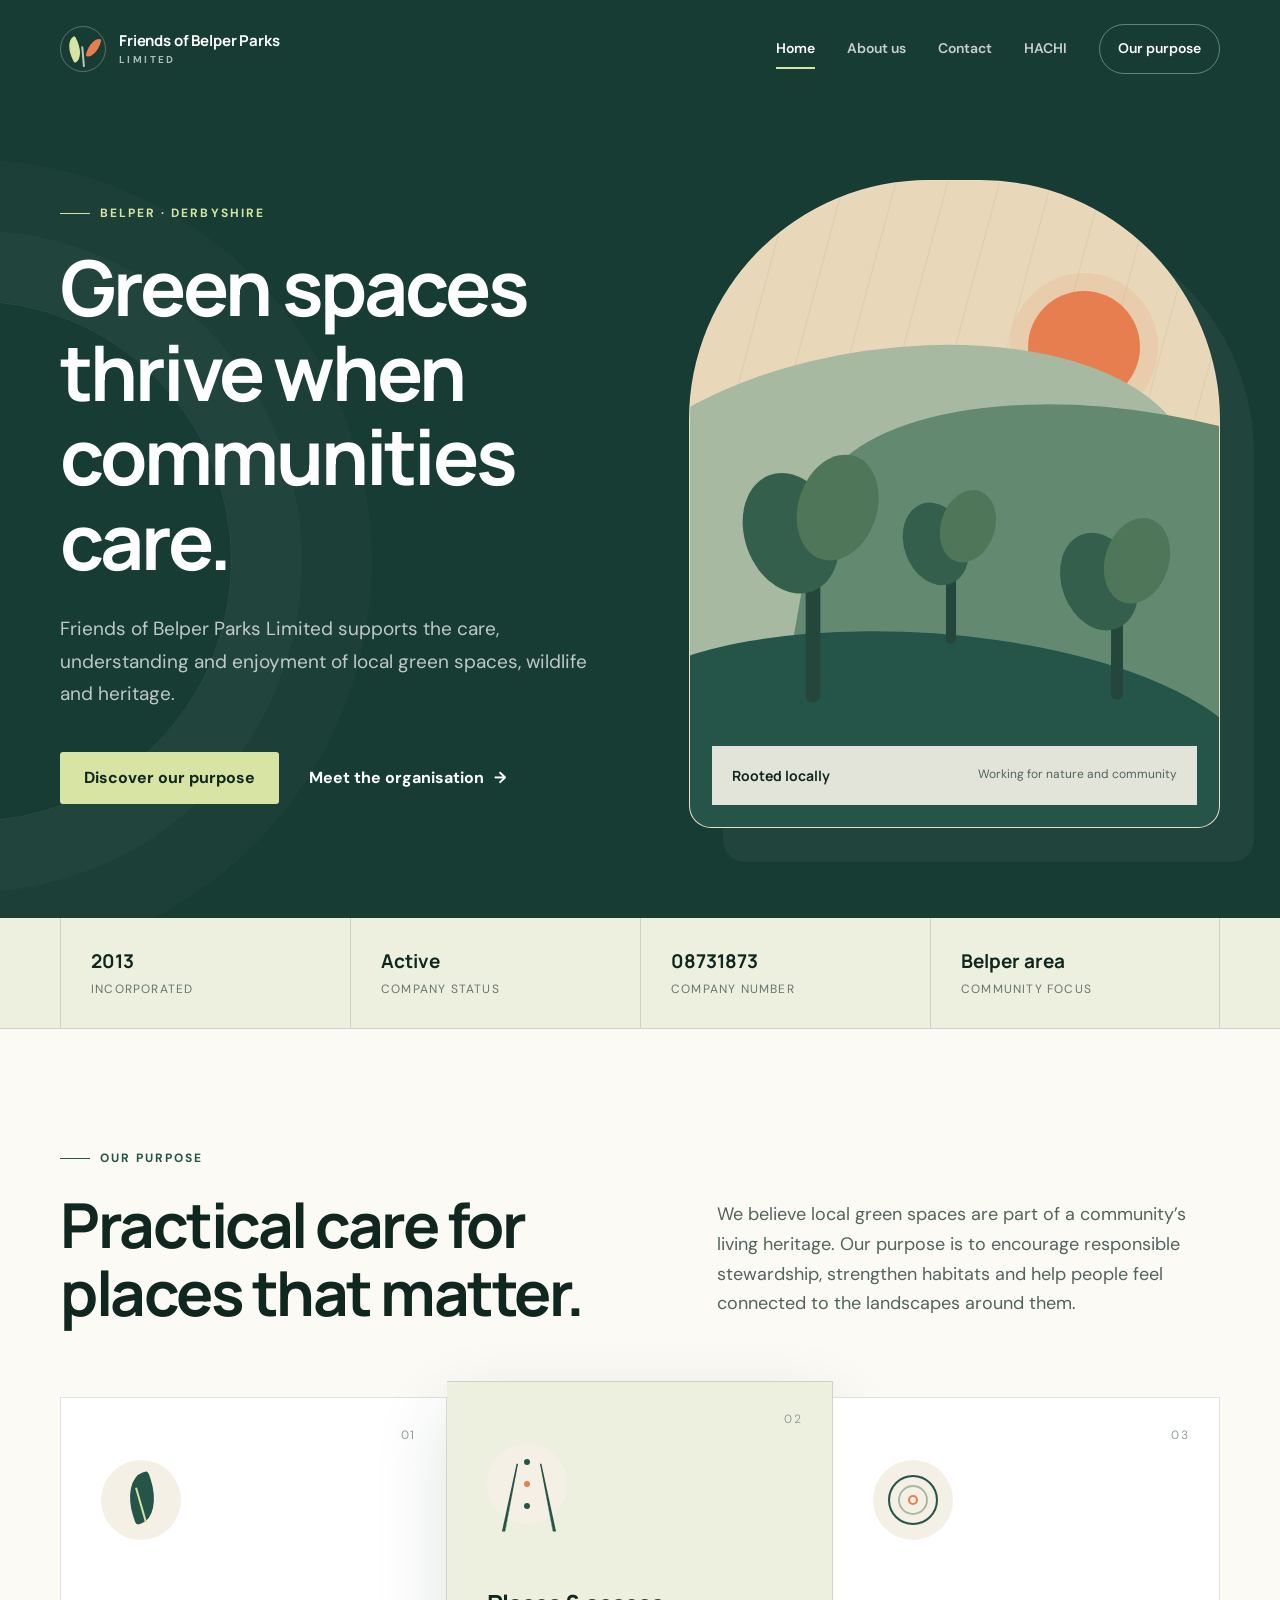
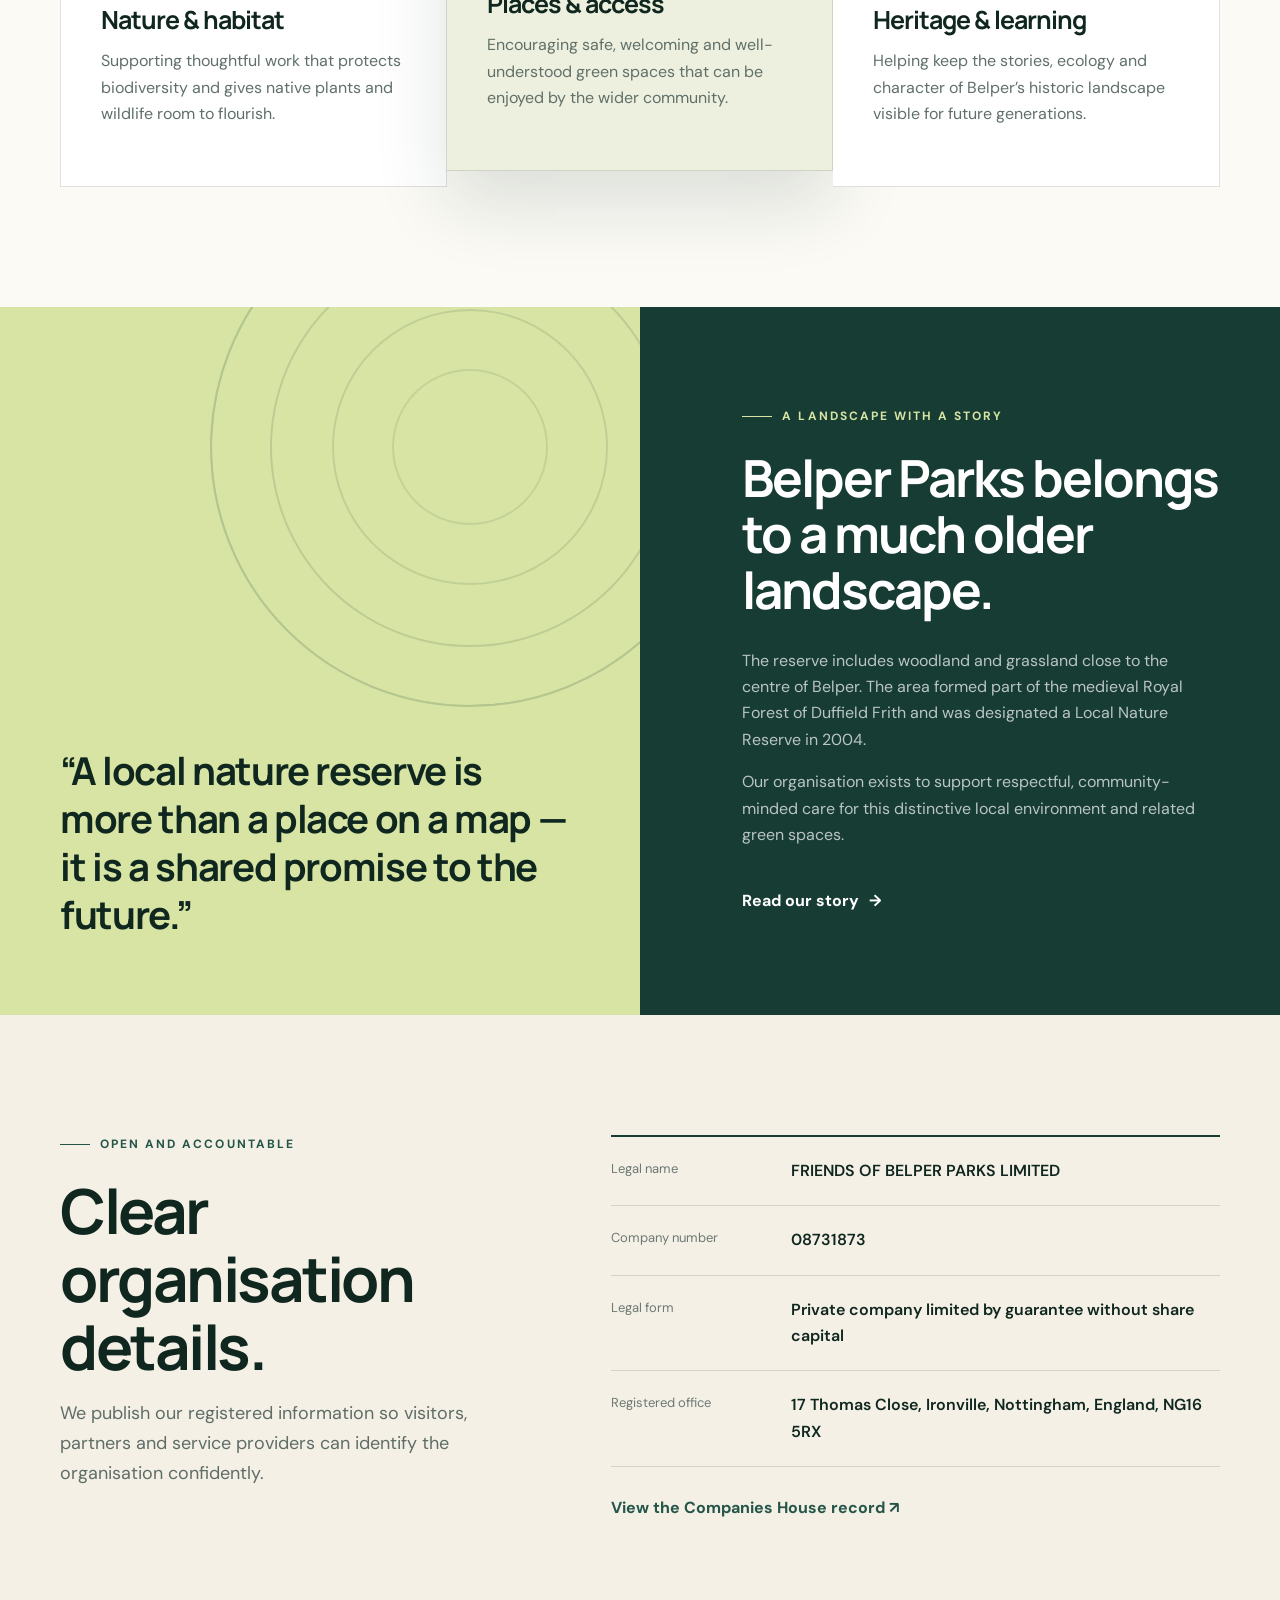
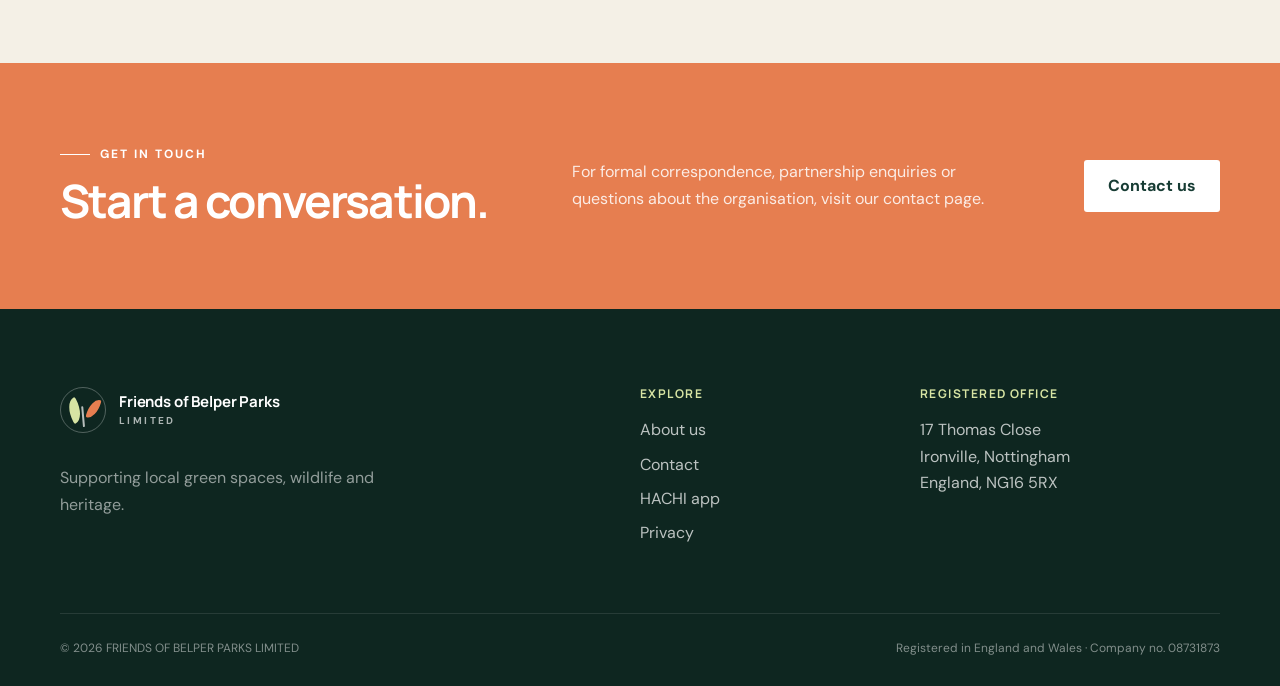
<file: index.html>
<!doctype html>
<html lang="en">
  <head>
    <meta charset="utf-8" />
    <meta name="viewport" content="width=device-width, initial-scale=1" />
    <meta name="theme-color" content="#173c34" />
    <meta
      name="description"
      content="The official website of Friends of Belper Parks Limited, a community company supporting local green spaces, wildlife and heritage."
    />
    <meta property="og:title" content="Friends of Belper Parks Limited" />
    <meta
      property="og:description"
      content="Supporting local green spaces, wildlife and the heritage that connects our communities."
    />
    <meta property="og:type" content="website" />
    <title>Friends of Belper Parks Limited</title>
    <link rel="stylesheet" href="./assets/styles.css" />
    <script type="application/ld+json">
      {
        "@context": "https://schema.org",
        "@type": "Organization",
        "name": "FRIENDS OF BELPER PARKS LIMITED",
        "legalName": "FRIENDS OF BELPER PARKS LIMITED",
        "identifier": [
          {
            "@type": "PropertyValue",
            "propertyID": "Companies House",
            "value": "08731873"
          },
          {
            "@type": "PropertyValue",
            "propertyID": "D-U-N-S",
            "value": "219688406"
          }
        ],
        "foundingDate": "2013-10-14",
        "address": {
          "@type": "PostalAddress",
          "streetAddress": "17 Thomas Close",
          "addressLocality": "Ironville",
          "addressRegion": "Nottingham",
          "postalCode": "NG16 5RX",
          "addressCountry": "GB"
        }
      }
    </script>
  </head>
  <body>
    <a class="skip-link" href="#main-content">Skip to main content</a>

    <header class="site-header" data-header>
      <div class="shell header-inner">
        <a class="brand" href="./index.html" aria-label="Friends of Belper Parks home">
          <span class="brand-mark" aria-hidden="true"><span></span></span>
          <span class="brand-copy">
            <strong>Friends of Belper Parks</strong>
            <small>Limited</small>
          </span>
        </a>

        <button class="menu-button" type="button" aria-expanded="false" aria-controls="site-nav">
          <span></span><span></span><span></span>
          <span class="sr-only">Open navigation</span>
        </button>

        <nav id="site-nav" class="site-nav" aria-label="Primary navigation">
          <a class="active" href="./index.html">Home</a>
          <a href="./about.html">About us</a>
          <a href="./contact.html">Contact</a>
          <a href="./hachi/">HACHI</a>
          <a class="nav-cta" href="#our-purpose">Our purpose</a>
        </nav>
      </div>
    </header>

    <main id="main-content">
      <section class="hero">
        <div class="shell hero-grid">
          <div class="hero-copy">
            <p class="eyebrow"><span></span> Belper · Derbyshire</p>
            <h1>Green spaces thrive when communities care.</h1>
            <p class="hero-intro">
              Friends of Belper Parks Limited supports the care, understanding and enjoyment of local
              green spaces, wildlife and heritage.
            </p>
            <div class="hero-actions">
              <a class="button button-primary" href="#our-purpose">Discover our purpose</a>
              <a class="text-link" href="./about.html">Meet the organisation <span aria-hidden="true">→</span></a>
            </div>
          </div>

          <div class="landscape" aria-label="Abstract landscape inspired by Belper's woodland and meadow">
            <div class="sun"></div>
            <div class="hill hill-back"></div>
            <div class="hill hill-mid"></div>
            <div class="hill hill-front"></div>
            <div class="tree tree-one"><i></i><b></b></div>
            <div class="tree tree-two"><i></i><b></b></div>
            <div class="tree tree-three"><i></i><b></b></div>
            <p class="landscape-note"><strong>Rooted locally</strong><span>Working for nature and community</span></p>
          </div>
        </div>
      </section>

      <section class="trust-strip" aria-label="Organisation facts">
        <div class="shell trust-grid">
          <p><strong>2013</strong><span>Incorporated</span></p>
          <p><strong>Active</strong><span>Company status</span></p>
          <p><strong>08731873</strong><span>Company number</span></p>
          <p><strong>Belper area</strong><span>Community focus</span></p>
        </div>
      </section>

      <section id="our-purpose" class="section purpose-section">
        <div class="shell">
          <div class="section-heading two-column-heading">
            <div>
              <p class="eyebrow dark"><span></span> Our purpose</p>
              <h2>Practical care for places that matter.</h2>
            </div>
            <p>
              We believe local green spaces are part of a community’s living heritage. Our purpose is to
              encourage responsible stewardship, strengthen habitats and help people feel connected to the
              landscapes around them.
            </p>
          </div>

          <div class="focus-grid">
            <article class="focus-card">
              <span class="card-number">01</span>
              <div class="card-icon leaf-icon" aria-hidden="true"></div>
              <h3>Nature & habitat</h3>
              <p>Supporting thoughtful work that protects biodiversity and gives native plants and wildlife room to flourish.</p>
            </article>
            <article class="focus-card featured">
              <span class="card-number">02</span>
              <div class="card-icon path-icon" aria-hidden="true"></div>
              <h3>Places & access</h3>
              <p>Encouraging safe, welcoming and well-understood green spaces that can be enjoyed by the wider community.</p>
            </article>
            <article class="focus-card">
              <span class="card-number">03</span>
              <div class="card-icon rings-icon" aria-hidden="true"></div>
              <h3>Heritage & learning</h3>
              <p>Helping keep the stories, ecology and character of Belper’s historic landscape visible for future generations.</p>
            </article>
          </div>
        </div>
      </section>

      <section class="section story-section">
        <div class="shell story-grid">
          <div class="story-panel">
            <div class="story-rings" aria-hidden="true"></div>
            <blockquote>
              “A local nature reserve is more than a place on a map — it is a shared promise to the future.”
            </blockquote>
          </div>
          <div class="story-copy">
            <p class="eyebrow"><span></span> A landscape with a story</p>
            <h2>Belper Parks belongs to a much older landscape.</h2>
            <p>
              The reserve includes woodland and grassland close to the centre of Belper. The area formed part
              of the medieval Royal Forest of Duffield Frith and was designated a Local Nature Reserve in 2004.
            </p>
            <p>
              Our organisation exists to support respectful, community-minded care for this distinctive local
              environment and related green spaces.
            </p>
            <a class="text-link light" href="./about.html">Read our story <span aria-hidden="true">→</span></a>
          </div>
        </div>
      </section>

      <section class="section transparency-section">
        <div class="shell transparency-grid">
          <div>
            <p class="eyebrow dark"><span></span> Open and accountable</p>
            <h2>Clear organisation details.</h2>
            <p class="section-copy">
              We publish our registered information so visitors, partners and service providers can identify
              the organisation confidently.
            </p>
          </div>
          <dl class="details-card">
            <div><dt>Legal name</dt><dd>FRIENDS OF BELPER PARKS LIMITED</dd></div>
            <div><dt>Company number</dt><dd>08731873</dd></div>
            <div><dt>Legal form</dt><dd>Private company limited by guarantee without share capital</dd></div>
            <div><dt>Registered office</dt><dd>17 Thomas Close, Ironville, Nottingham, England, NG16 5RX</dd></div>
            <div class="details-action">
              <a href="https://find-and-update.company-information.service.gov.uk/company/08731873" target="_blank" rel="noopener noreferrer">
                View the Companies House record <span aria-hidden="true">↗</span>
              </a>
            </div>
          </dl>
        </div>
      </section>

      <section class="cta-section">
        <div class="shell cta-inner">
          <div>
            <p class="eyebrow"><span></span> Get in touch</p>
            <h2>Start a conversation.</h2>
          </div>
          <p>For formal correspondence, partnership enquiries or questions about the organisation, visit our contact page.</p>
          <a class="button button-light" href="./contact.html">Contact us</a>
        </div>
      </section>
    </main>

    <footer class="site-footer">
      <div class="shell footer-grid">
        <div>
          <a class="brand footer-brand" href="./index.html">
            <span class="brand-mark" aria-hidden="true"><span></span></span>
            <span class="brand-copy"><strong>Friends of Belper Parks</strong><small>Limited</small></span>
          </a>
          <p>Supporting local green spaces, wildlife and heritage.</p>
        </div>
        <div>
          <h2>Explore</h2>
          <a href="./about.html">About us</a>
          <a href="./contact.html">Contact</a>
          <a href="./hachi/">HACHI app</a>
          <a href="./privacy.html">Privacy</a>
        </div>
        <div>
          <h2>Registered office</h2>
          <address>17 Thomas Close<br />Ironville, Nottingham<br />England, NG16 5RX</address>
        </div>
      </div>
      <div class="shell footer-bottom">
        <p>© <span data-year></span> FRIENDS OF BELPER PARKS LIMITED</p>
        <p>Registered in England and Wales · Company no. 08731873</p>
      </div>
    </footer>

    <script src="./assets/site.js" defer></script>
  </body>
</html>
</file>
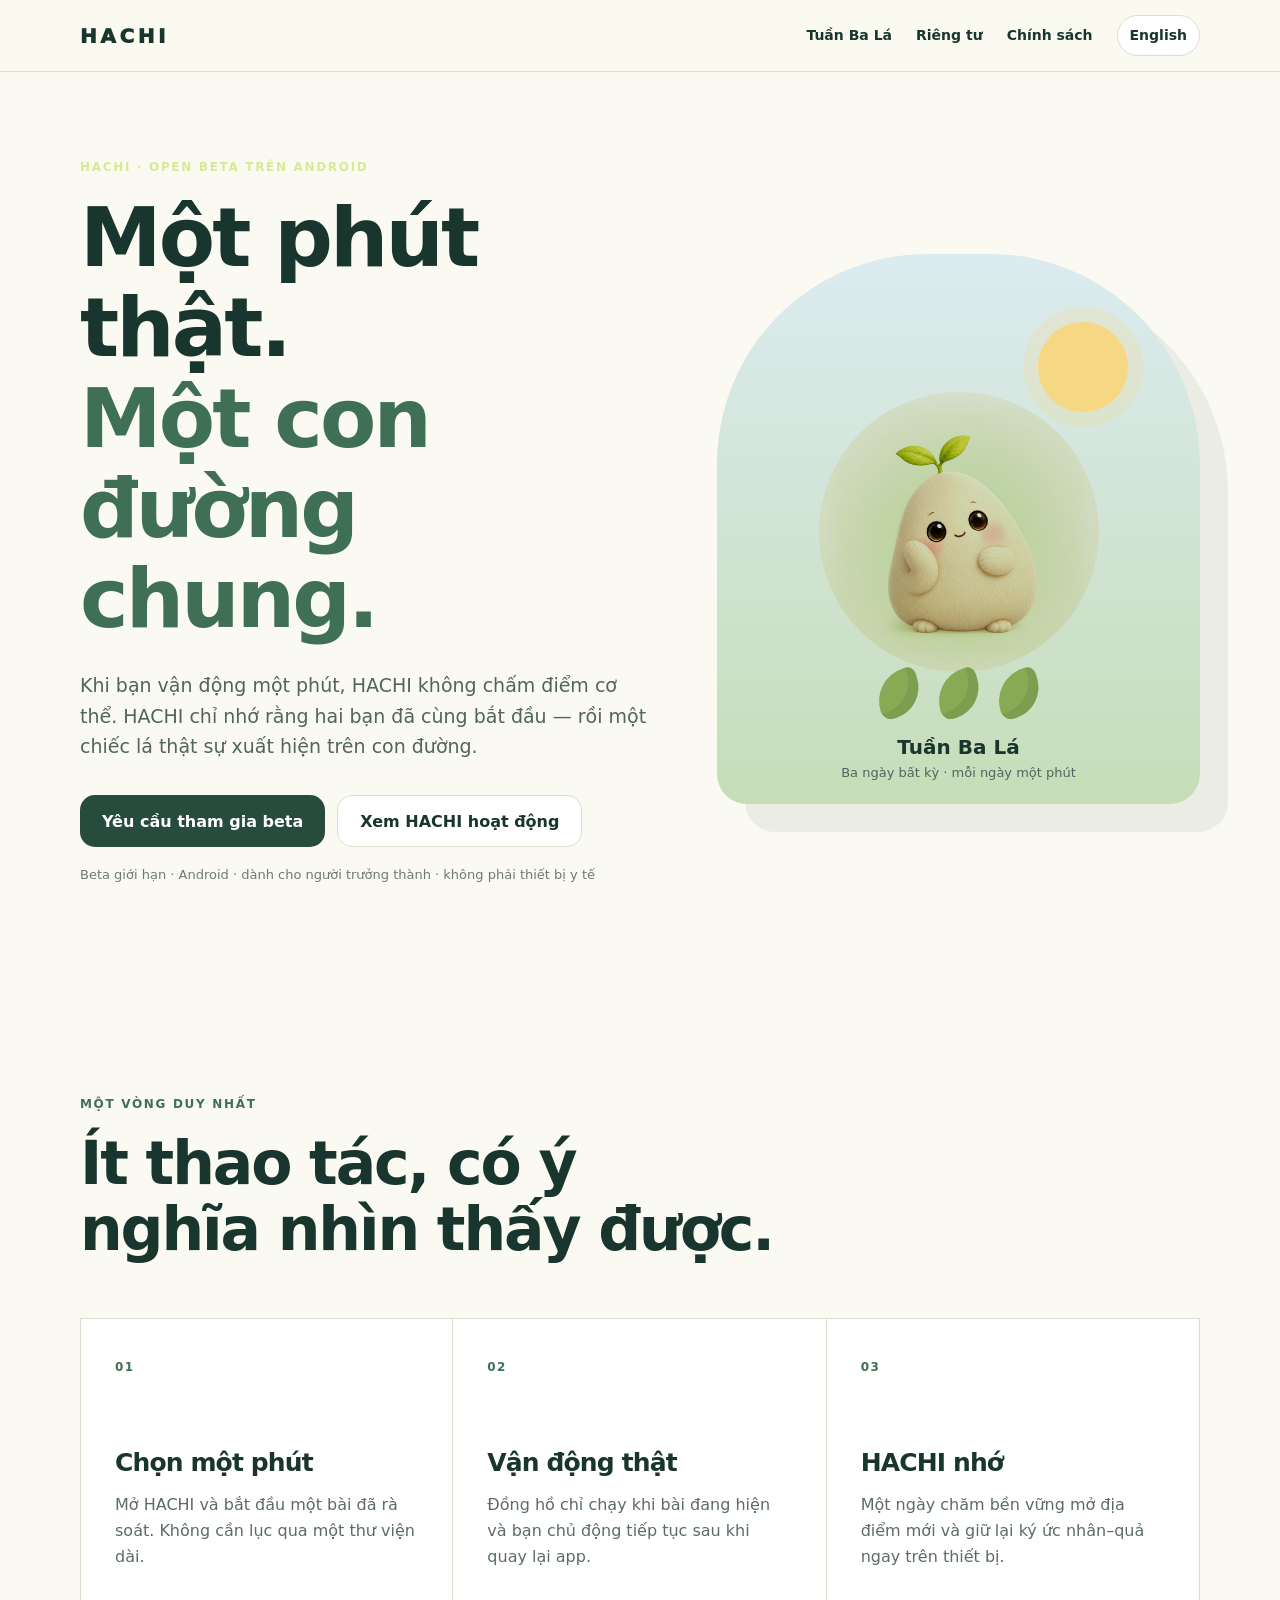
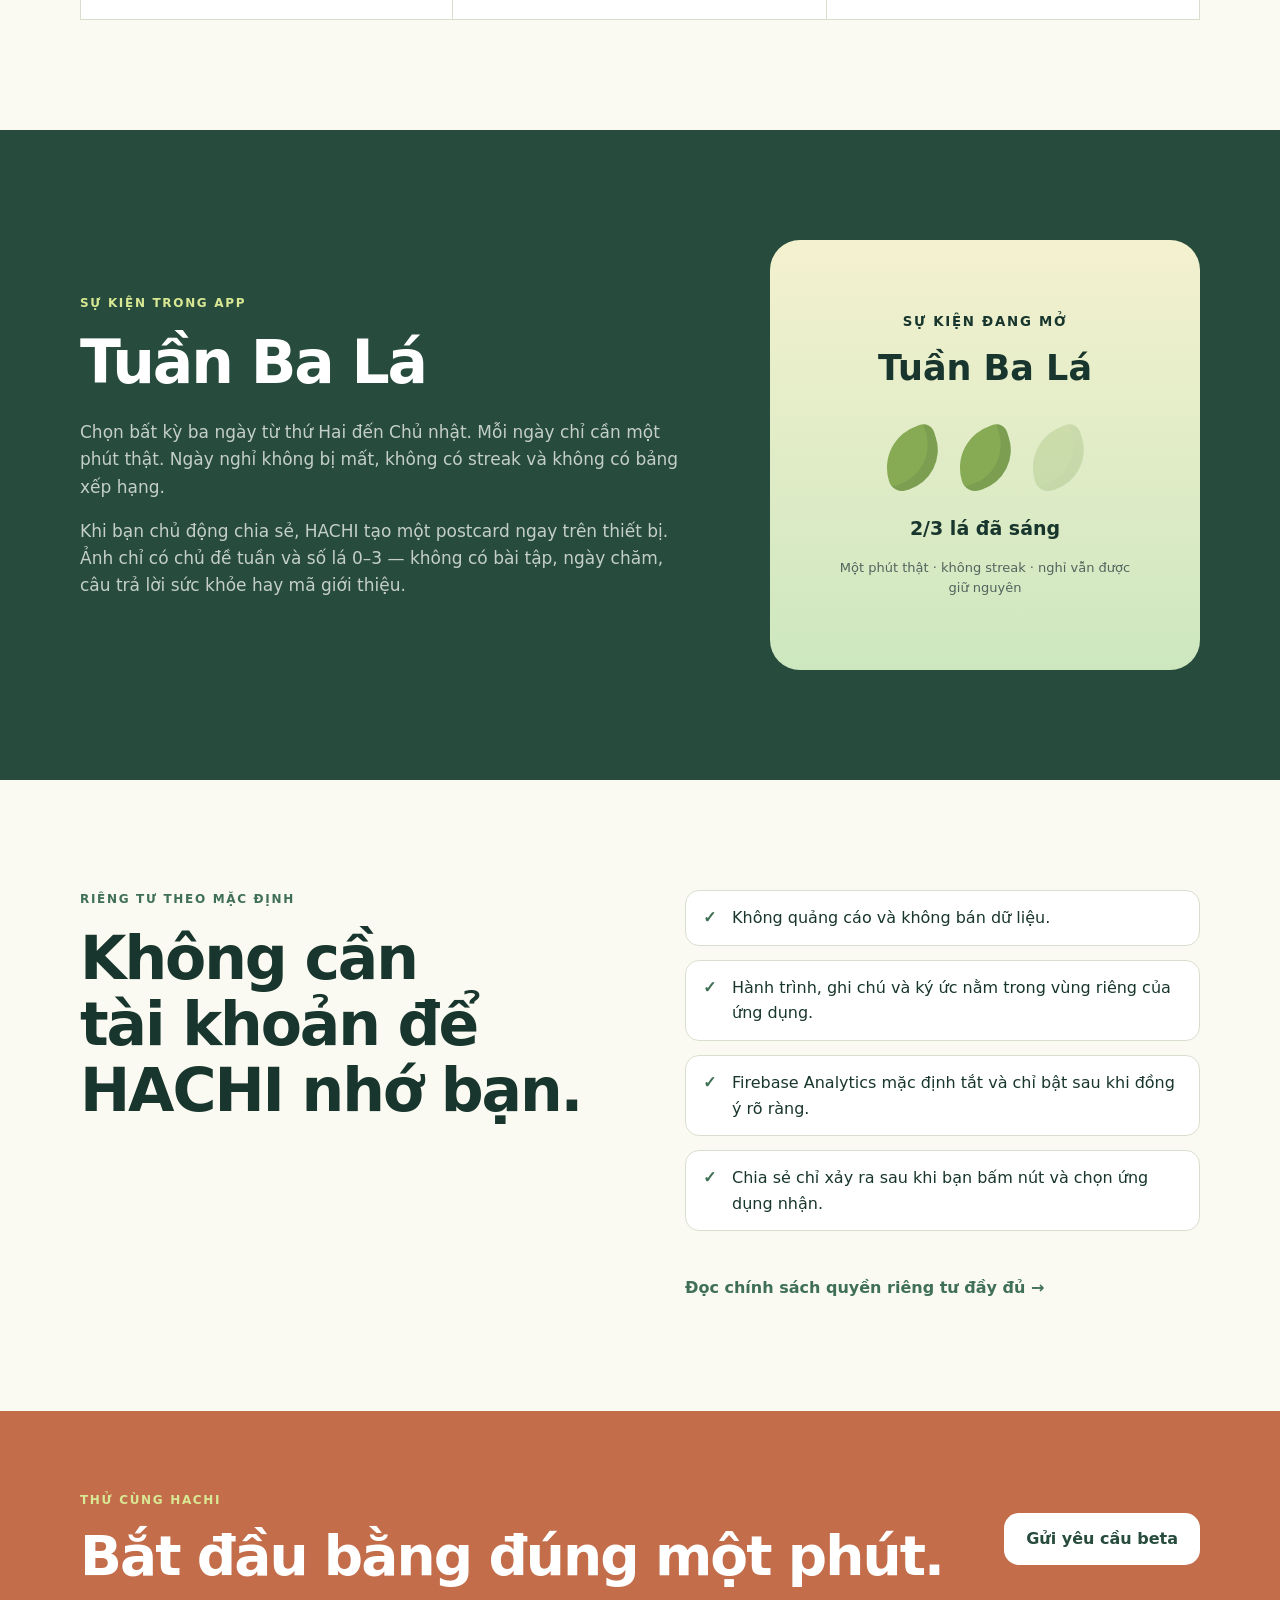
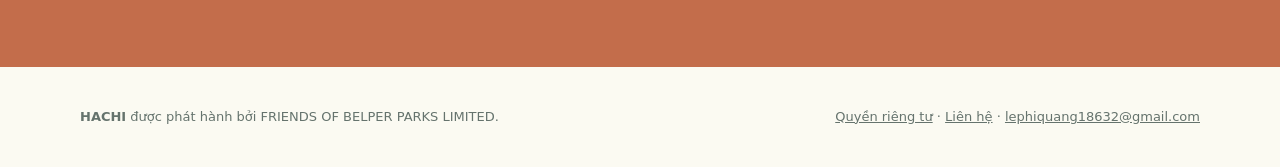
<file: hachi/index.html>
<!doctype html>
<html lang="vi">
  <head>
    <meta charset="utf-8" />
    <meta name="viewport" content="width=device-width, initial-scale=1" />
    <meta name="theme-color" content="#274b3c" />
    <meta name="description" content="HACHI là người bạn đồng hành riêng tư: một phút vận động thật, một con đường chung và Tuần Ba Lá không streak." />
    <meta property="og:title" content="HACHI · Một phút thật, một con đường chung" />
    <meta property="og:description" content="Chọn một phút an toàn. HACHI nhớ điều hai bạn đã làm và mở con đường chung — không streak, không quảng cáo." />
    <meta property="og:type" content="website" />
    <meta property="og:url" content="https://friendsofbelperparks.online/hachi/" />
    <link rel="canonical" href="https://friendsofbelperparks.online/hachi/" />
    <link rel="alternate" hreflang="vi" href="https://friendsofbelperparks.online/hachi/" />
    <link rel="alternate" hreflang="en" href="https://friendsofbelperparks.online/hachi/en/" />
    <link rel="stylesheet" href="../assets/hachi.css" />
    <title>HACHI · Một phút thật, một con đường chung</title>
  </head>
  <body>
    <a class="skip-link" href="#main-content">Đi tới nội dung chính</a>
    <header class="topbar">
      <a class="wordmark" href="./">HACHI</a>
      <nav aria-label="Điều hướng chính">
        <a href="#event">Tuần Ba Lá</a>
        <a href="#privacy">Riêng tư</a>
        <a href="../policy/">Chính sách</a>
        <a class="language" href="./en/" lang="en" hreflang="en">English</a>
      </nav>
    </header>

    <main id="main-content">
      <section class="hero shell">
        <div class="hero-copy">
          <p class="eyebrow">HACHI · open beta trên Android</p>
          <h1>Một phút thật.<br /><span>Một con đường chung.</span></h1>
          <p class="intro">Khi bạn vận động một phút, HACHI không chấm điểm cơ thể. HACHI chỉ nhớ rằng hai bạn đã cùng bắt đầu — rồi một chiếc lá thật sự xuất hiện trên con đường.</p>
          <div class="actions">
            <a class="button primary" href="mailto:lephiquang18632@gmail.com?subject=HACHI%20open%20beta">Yêu cầu tham gia beta</a>
            <a class="button secondary" href="#how">Xem HACHI hoạt động</a>
          </div>
          <p class="availability">Beta giới hạn · Android · dành cho người trưởng thành · không phải thiết bị y tế</p>
        </div>
        <div class="hachi-card" aria-label="HACHI bên ba chiếc lá">
          <div class="moon"></div>
          <img class="hachi" src="../assets/hachi-notice.png" width="512" height="512" alt="" />
          <div class="leaf-row" aria-label="Ba chiếc lá của thử thách"><i></i><i></i><i></i></div>
          <p><strong>Tuần Ba Lá</strong><span>Ba ngày bất kỳ · mỗi ngày một phút</span></p>
        </div>
      </section>

      <section id="how" class="section shell">
        <p class="eyebrow dark">Một vòng duy nhất</p>
        <h2>Ít thao tác, có ý nghĩa nhìn thấy được.</h2>
        <div class="steps">
          <article><span>01</span><h3>Chọn một phút</h3><p>Mở HACHI và bắt đầu một bài đã rà soát. Không cần lục qua một thư viện dài.</p></article>
          <article><span>02</span><h3>Vận động thật</h3><p>Đồng hồ chỉ chạy khi bài đang hiện và bạn chủ động tiếp tục sau khi quay lại app.</p></article>
          <article><span>03</span><h3>HACHI nhớ</h3><p>Một ngày chăm bền vững mở địa điểm mới và giữ lại ký ức nhân–quả ngay trên thiết bị.</p></article>
        </div>
      </section>

      <section id="event" class="event-section">
        <div class="shell event-grid">
          <div>
            <p class="eyebrow">Sự kiện trong app</p>
            <h2>Tuần Ba Lá</h2>
            <p>Chọn bất kỳ ba ngày từ thứ Hai đến Chủ nhật. Mỗi ngày chỉ cần một phút thật. Ngày nghỉ không bị mất, không có streak và không có bảng xếp hạng.</p>
            <p>Khi bạn chủ động chia sẻ, HACHI tạo một postcard ngay trên thiết bị. Ảnh chỉ có chủ đề tuần và số lá 0–3 — không có bài tập, ngày chăm, câu trả lời sức khỏe hay mã giới thiệu.</p>
          </div>
          <div class="event-card" aria-label="Minh họa postcard Tuần Ba Lá">
            <small>SỰ KIỆN ĐANG MỞ</small>
            <strong>Tuần Ba Lá</strong>
            <div class="leaf-row large"><i></i><i></i><i class="soft"></i></div>
            <b>2/3 lá đã sáng</b>
            <span>Một phút thật · không streak · nghỉ vẫn được giữ nguyên</span>
          </div>
        </div>
      </section>

      <section id="privacy" class="section shell privacy-grid">
        <div>
          <p class="eyebrow dark">Riêng tư theo mặc định</p>
          <h2>Không cần tài khoản để HACHI nhớ bạn.</h2>
        </div>
        <ul>
          <li>Không quảng cáo và không bán dữ liệu.</li>
          <li>Hành trình, ghi chú và ký ức nằm trong vùng riêng của ứng dụng.</li>
          <li>Firebase Analytics mặc định tắt và chỉ bật sau khi đồng ý rõ ràng.</li>
          <li>Chia sẻ chỉ xảy ra sau khi bạn bấm nút và chọn ứng dụng nhận.</li>
        </ul>
        <a class="text-link" href="../policy/">Đọc chính sách quyền riêng tư đầy đủ →</a>
      </section>

      <section class="closing">
        <div class="shell closing-inner">
          <div><p class="eyebrow">Thử cùng HACHI</p><h2>Bắt đầu bằng đúng một phút.</h2></div>
          <a class="button light" href="mailto:lephiquang18632@gmail.com?subject=HACHI%20open%20beta">Gửi yêu cầu beta</a>
        </div>
      </section>
    </main>

    <footer class="footer shell">
      <p><strong>HACHI</strong> được phát hành bởi FRIENDS OF BELPER PARKS LIMITED.</p>
      <p><a href="../policy/">Quyền riêng tư</a> · <a href="../contact.html">Liên hệ</a> · <a href="mailto:lephiquang18632@gmail.com">lephiquang18632@gmail.com</a></p>
    </footer>
  </body>
</html>
</file>
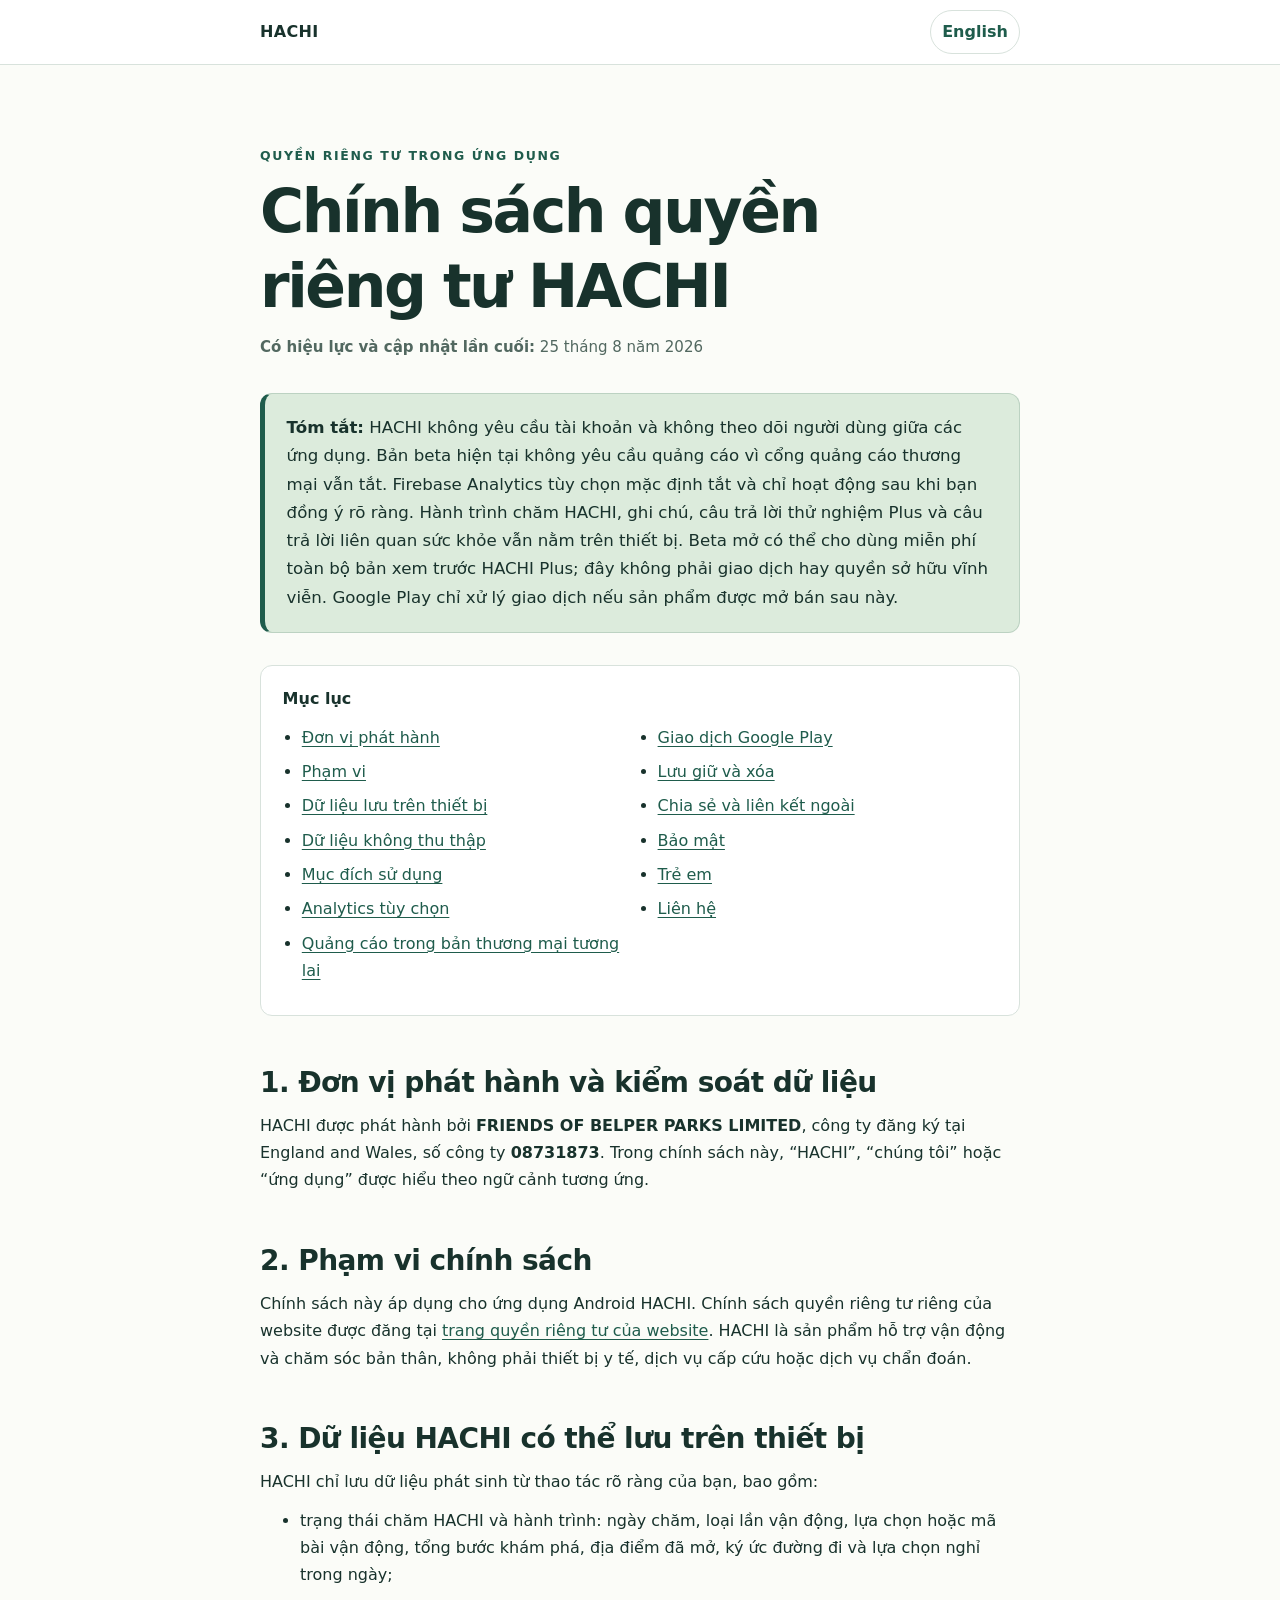
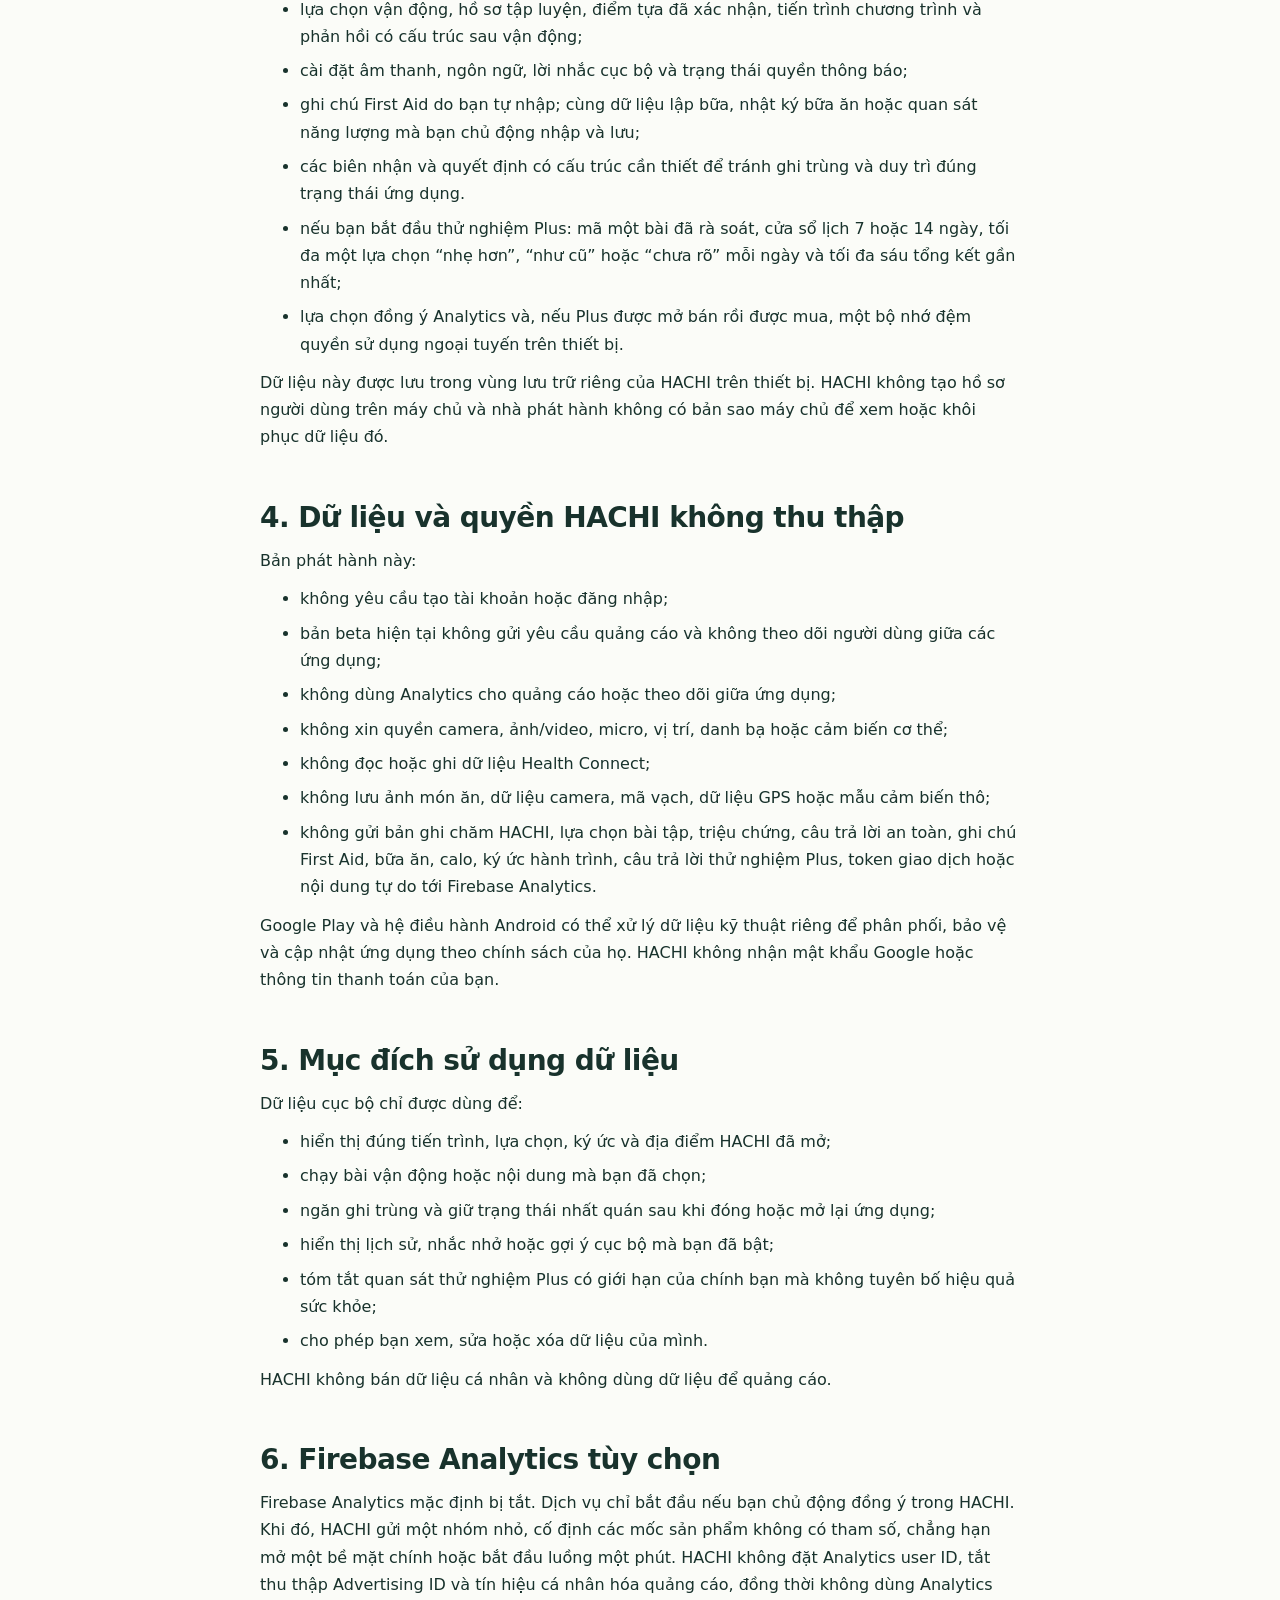
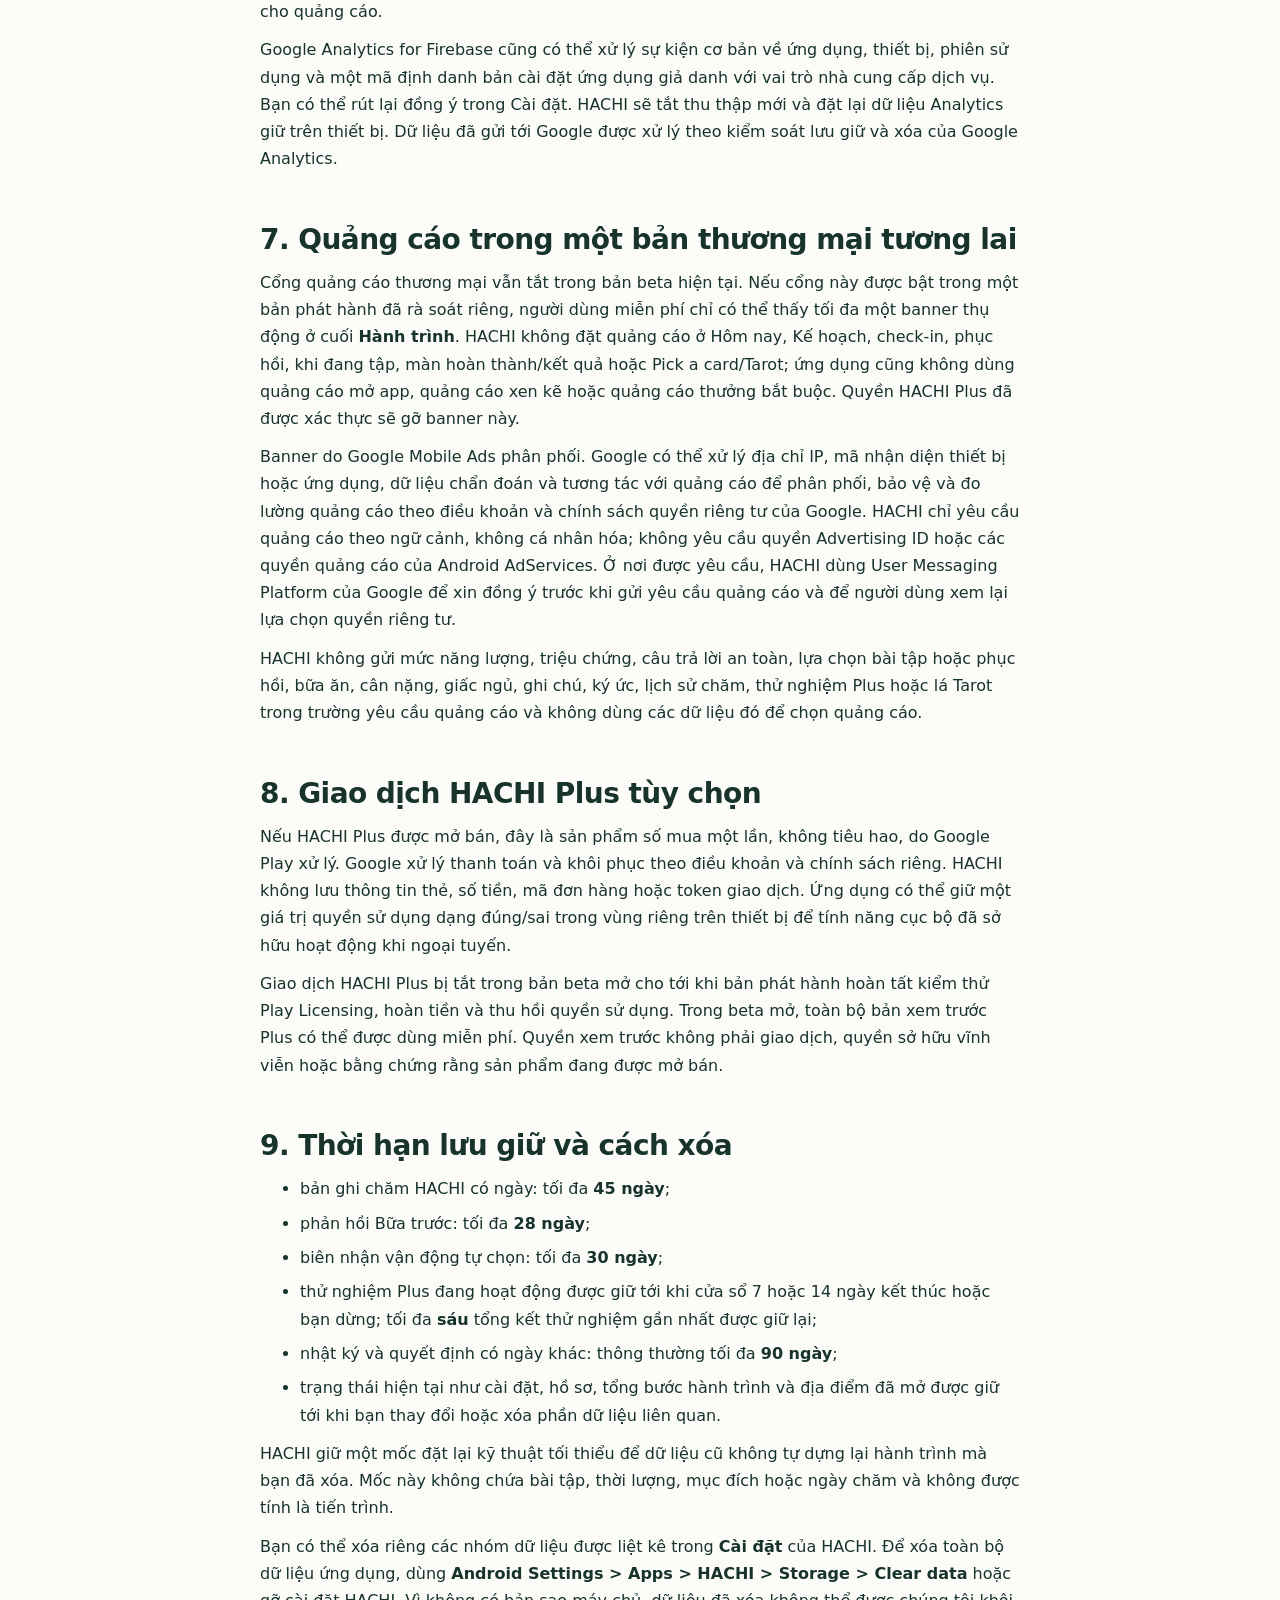
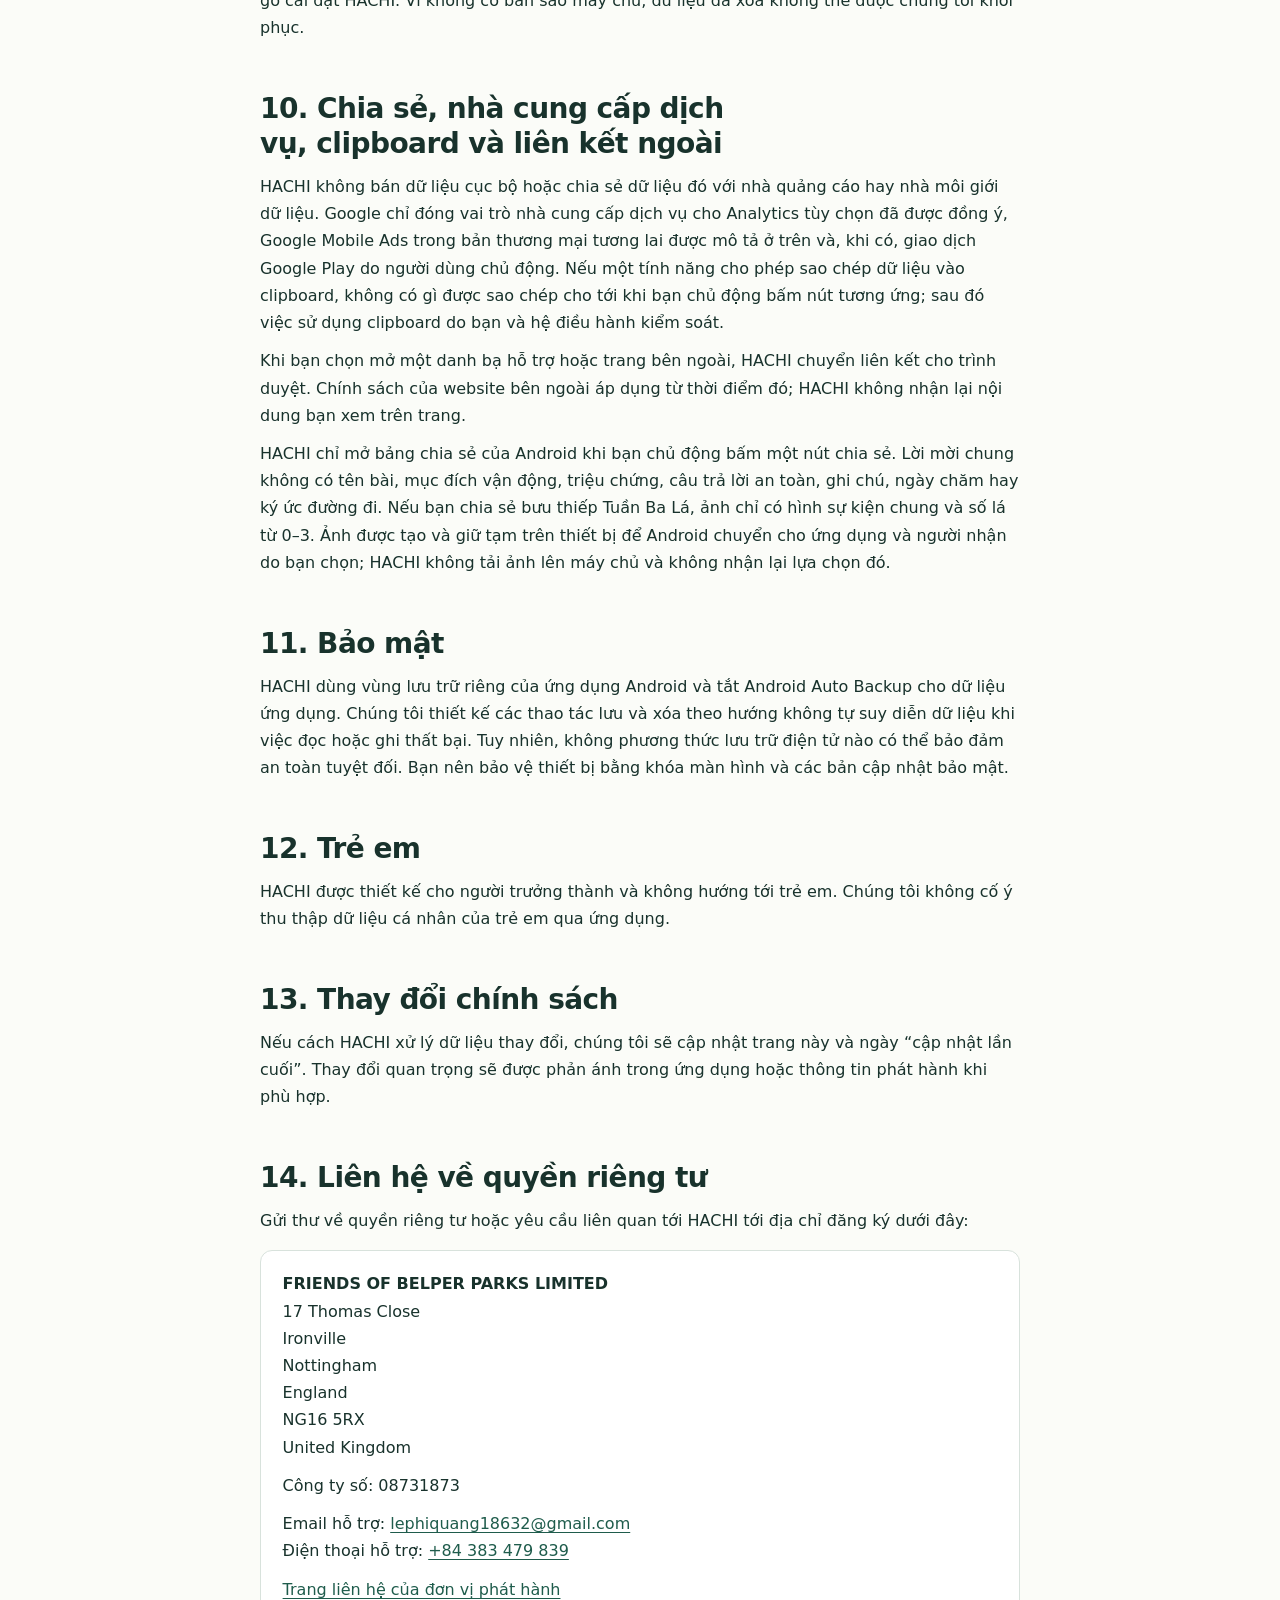
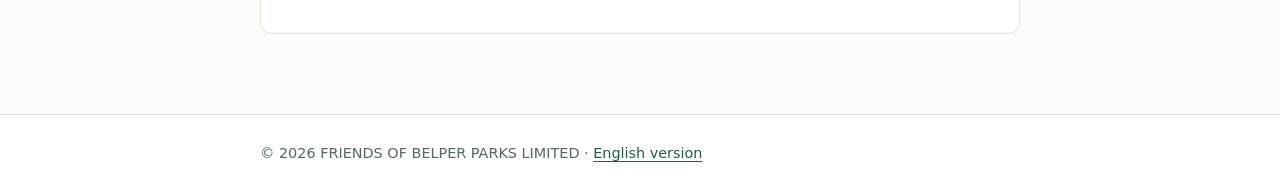
<file: policy/index.html>
<!doctype html>
<html lang="vi">
  <head>
    <meta charset="utf-8" />
    <meta name="viewport" content="width=device-width, initial-scale=1" />
    <meta name="theme-color" content="#173c34" />
    <meta
      name="description"
      content="Chính sách quyền riêng tư của ứng dụng HACHI do FRIENDS OF BELPER PARKS LIMITED phát hành."
    />
    <link rel="canonical" href="https://friendsofbelperparks.online/policy/" />
    <link rel="alternate" hreflang="vi" href="https://friendsofbelperparks.online/policy/" />
    <link rel="alternate" hreflang="en" href="https://friendsofbelperparks.online/policy/en/" />
    <link rel="stylesheet" href="../assets/policy.css" />
    <title>Chính sách quyền riêng tư HACHI</title>
  </head>
  <body>
    <a class="skip-link" href="#main-content">Đi tới nội dung chính</a>
    <header class="topbar">
      <div class="topbar-inner">
        <a class="brand" href="../index.html">HACHI</a>
        <a class="language" href="./en/" lang="en" hreflang="en">English</a>
      </div>
    </header>

    <main id="main-content" class="policy">
      <p class="eyebrow">Quyền riêng tư trong ứng dụng</p>
      <h1>Chính sách quyền riêng tư HACHI</h1>
      <p class="meta"><strong>Có hiệu lực và cập nhật lần cuối:</strong> 25 tháng 8 năm 2026</p>

      <div class="summary">
        <strong>Tóm tắt:</strong> HACHI không yêu cầu tài khoản và không theo dõi người dùng giữa các ứng dụng.
        Bản beta hiện tại không yêu cầu quảng cáo vì cổng quảng cáo thương mại vẫn tắt. Firebase Analytics tùy
        chọn mặc định tắt và chỉ hoạt động sau khi bạn đồng ý rõ ràng. Hành trình chăm HACHI, ghi chú, câu trả
        lời thử nghiệm Plus và câu trả lời liên quan sức khỏe vẫn nằm trên thiết bị. Beta mở có thể cho dùng
        miễn phí toàn bộ bản xem trước HACHI Plus; đây không phải giao dịch hay quyền sở hữu vĩnh viễn. Google
        Play chỉ xử lý giao dịch nếu sản phẩm được mở bán sau này.
      </div>

      <nav class="contents" aria-label="Mục lục">
        <strong>Mục lục</strong>
        <ul>
          <li><a href="#publisher">Đơn vị phát hành</a></li>
          <li><a href="#scope">Phạm vi</a></li>
          <li><a href="#data">Dữ liệu lưu trên thiết bị</a></li>
          <li><a href="#not-collected">Dữ liệu không thu thập</a></li>
          <li><a href="#purpose">Mục đích sử dụng</a></li>
          <li><a href="#analytics">Analytics tùy chọn</a></li>
          <li><a href="#advertising">Quảng cáo trong bản thương mại tương lai</a></li>
          <li><a href="#purchases">Giao dịch Google Play</a></li>
          <li><a href="#retention">Lưu giữ và xóa</a></li>
          <li><a href="#sharing">Chia sẻ và liên kết ngoài</a></li>
          <li><a href="#security">Bảo mật</a></li>
          <li><a href="#children">Trẻ em</a></li>
          <li><a href="#contact">Liên hệ</a></li>
        </ul>
      </nav>

      <section id="publisher">
        <h2>1. Đơn vị phát hành và kiểm soát dữ liệu</h2>
        <p>
          HACHI được phát hành bởi <strong>FRIENDS OF BELPER PARKS LIMITED</strong>, công ty đăng ký tại
          England and Wales, số công ty <strong>08731873</strong>. Trong chính sách này, “HACHI”, “chúng tôi”
          hoặc “ứng dụng” được hiểu theo ngữ cảnh tương ứng.
        </p>
      </section>

      <section id="scope">
        <h2>2. Phạm vi chính sách</h2>
        <p>
          Chính sách này áp dụng cho ứng dụng Android HACHI. Chính sách quyền riêng tư riêng của website
          được đăng tại <a href="../privacy.html">trang quyền riêng tư của website</a>. HACHI là sản phẩm
          hỗ trợ vận động và chăm sóc bản thân, không phải thiết bị y tế, dịch vụ cấp cứu hoặc dịch vụ chẩn đoán.
        </p>
      </section>

      <section id="data">
        <h2>3. Dữ liệu HACHI có thể lưu trên thiết bị</h2>
        <p>HACHI chỉ lưu dữ liệu phát sinh từ thao tác rõ ràng của bạn, bao gồm:</p>
        <ul>
          <li>
            trạng thái chăm HACHI và hành trình: ngày chăm, loại lần vận động, lựa chọn hoặc mã bài vận động,
            tổng bước khám phá, địa điểm đã mở, ký ức đường đi và lựa chọn nghỉ trong ngày;
          </li>
          <li>
            lựa chọn vận động, hồ sơ tập luyện, điểm tựa đã xác nhận, tiến trình chương trình và phản hồi có
            cấu trúc sau vận động;
          </li>
          <li>
            cài đặt âm thanh, ngôn ngữ, lời nhắc cục bộ và trạng thái quyền thông báo;
          </li>
          <li>
            ghi chú First Aid do bạn tự nhập; cùng dữ liệu lập bữa, nhật ký bữa ăn hoặc quan sát năng lượng mà
            bạn chủ động nhập và lưu;
          </li>
          <li>
            các biên nhận và quyết định có cấu trúc cần thiết để tránh ghi trùng và duy trì đúng trạng thái
            ứng dụng.
          </li>
          <li>
            nếu bạn bắt đầu thử nghiệm Plus: mã một bài đã rà soát, cửa sổ lịch 7 hoặc 14 ngày, tối đa một lựa
            chọn “nhẹ hơn”, “như cũ” hoặc “chưa rõ” mỗi ngày và tối đa sáu tổng kết gần nhất;
          </li>
          <li>
            lựa chọn đồng ý Analytics và, nếu Plus được mở bán rồi được mua, một bộ nhớ đệm quyền sử dụng
            ngoại tuyến trên thiết bị.
          </li>
        </ul>
        <p>
          Dữ liệu này được lưu trong vùng lưu trữ riêng của HACHI trên thiết bị. HACHI không tạo hồ sơ người
          dùng trên máy chủ và nhà phát hành không có bản sao máy chủ để xem hoặc khôi phục dữ liệu đó.
        </p>
      </section>

      <section id="not-collected">
        <h2>4. Dữ liệu và quyền HACHI không thu thập</h2>
        <p>Bản phát hành này:</p>
        <ul>
          <li>không yêu cầu tạo tài khoản hoặc đăng nhập;</li>
          <li>bản beta hiện tại không gửi yêu cầu quảng cáo và không theo dõi người dùng giữa các ứng dụng;</li>
          <li>không dùng Analytics cho quảng cáo hoặc theo dõi giữa ứng dụng;</li>
          <li>không xin quyền camera, ảnh/video, micro, vị trí, danh bạ hoặc cảm biến cơ thể;</li>
          <li>không đọc hoặc ghi dữ liệu Health Connect;</li>
          <li>không lưu ảnh món ăn, dữ liệu camera, mã vạch, dữ liệu GPS hoặc mẫu cảm biến thô;</li>
          <li>
            không gửi bản ghi chăm HACHI, lựa chọn bài tập, triệu chứng, câu trả lời an toàn, ghi chú First
            Aid, bữa ăn, calo, ký ức hành trình, câu trả lời thử nghiệm Plus, token giao dịch hoặc nội dung tự do
            tới Firebase Analytics.
          </li>
        </ul>
        <p>
          Google Play và hệ điều hành Android có thể xử lý dữ liệu kỹ thuật riêng để phân phối, bảo vệ và cập
          nhật ứng dụng theo chính sách của họ. HACHI không nhận mật khẩu Google hoặc thông tin thanh toán của bạn.
        </p>
      </section>

      <section id="purpose">
        <h2>5. Mục đích sử dụng dữ liệu</h2>
        <p>Dữ liệu cục bộ chỉ được dùng để:</p>
        <ul>
          <li>hiển thị đúng tiến trình, lựa chọn, ký ức và địa điểm HACHI đã mở;</li>
          <li>chạy bài vận động hoặc nội dung mà bạn đã chọn;</li>
          <li>ngăn ghi trùng và giữ trạng thái nhất quán sau khi đóng hoặc mở lại ứng dụng;</li>
          <li>hiển thị lịch sử, nhắc nhở hoặc gợi ý cục bộ mà bạn đã bật;</li>
          <li>tóm tắt quan sát thử nghiệm Plus có giới hạn của chính bạn mà không tuyên bố hiệu quả sức khỏe;</li>
          <li>cho phép bạn xem, sửa hoặc xóa dữ liệu của mình.</li>
        </ul>
        <p>HACHI không bán dữ liệu cá nhân và không dùng dữ liệu để quảng cáo.</p>
      </section>

      <section id="analytics">
        <h2>6. Firebase Analytics tùy chọn</h2>
        <p>
          Firebase Analytics mặc định bị tắt. Dịch vụ chỉ bắt đầu nếu bạn chủ động đồng ý trong HACHI. Khi đó,
          HACHI gửi một nhóm nhỏ, cố định các mốc sản phẩm không có tham số, chẳng hạn mở một bề mặt chính hoặc
          bắt đầu luồng một phút. HACHI không đặt Analytics user ID, tắt thu thập Advertising ID và tín hiệu
          cá nhân hóa quảng cáo, đồng thời không dùng Analytics cho quảng cáo.
        </p>
        <p>
          Google Analytics for Firebase cũng có thể xử lý sự kiện cơ bản về ứng dụng, thiết bị, phiên sử dụng
          và một mã định danh bản cài đặt ứng dụng giả danh với vai trò nhà cung cấp dịch vụ. Bạn có thể rút lại đồng ý
          trong Cài đặt. HACHI sẽ tắt thu thập mới và đặt lại dữ liệu Analytics giữ trên thiết bị. Dữ liệu đã
          gửi tới Google được xử lý theo kiểm soát lưu giữ và xóa của Google Analytics.
        </p>
      </section>

      <section id="advertising">
        <h2>7. Quảng cáo trong một bản thương mại tương lai</h2>
        <p>
          Cổng quảng cáo thương mại vẫn tắt trong bản beta hiện tại. Nếu cổng này được bật trong một bản phát
          hành đã rà soát riêng, người dùng miễn phí chỉ có thể thấy tối đa một banner thụ động ở cuối
          <strong>Hành trình</strong>. HACHI không đặt quảng cáo ở Hôm nay, Kế hoạch, check-in, phục hồi, khi
          đang tập, màn hoàn thành/kết quả hoặc Pick a card/Tarot; ứng dụng cũng không dùng quảng cáo mở app,
          quảng cáo xen kẽ hoặc quảng cáo thưởng bắt buộc. Quyền HACHI Plus đã được xác thực sẽ gỡ banner này.
        </p>
        <p>
          Banner do Google Mobile Ads phân phối. Google có thể xử lý địa chỉ IP, mã nhận diện thiết bị hoặc ứng
          dụng, dữ liệu chẩn đoán và tương tác với quảng cáo để phân phối, bảo vệ và đo lường quảng cáo theo điều
          khoản và chính sách quyền riêng tư của Google. HACHI chỉ yêu cầu quảng cáo theo ngữ cảnh, không cá nhân
          hóa; không yêu cầu quyền Advertising ID hoặc các quyền quảng cáo của Android AdServices. Ở nơi được yêu
          cầu, HACHI dùng User Messaging Platform của Google để xin đồng ý trước khi gửi yêu cầu quảng cáo và để
          người dùng xem lại lựa chọn quyền riêng tư.
        </p>
        <p>
          HACHI không gửi mức năng lượng, triệu chứng, câu trả lời an toàn, lựa chọn bài tập hoặc phục hồi, bữa
          ăn, cân nặng, giấc ngủ, ghi chú, ký ức, lịch sử chăm, thử nghiệm Plus hoặc lá Tarot trong trường yêu cầu
          quảng cáo và không dùng các dữ liệu đó để chọn quảng cáo.
        </p>
      </section>

      <section id="purchases">
        <h2>8. Giao dịch HACHI Plus tùy chọn</h2>
        <p>
          Nếu HACHI Plus được mở bán, đây là sản phẩm số mua một lần, không tiêu hao, do Google Play xử lý.
          Google xử lý thanh toán và khôi phục theo điều khoản và chính sách riêng. HACHI không lưu thông tin
          thẻ, số tiền, mã đơn hàng hoặc token giao dịch. Ứng dụng có thể giữ một giá trị quyền sử dụng dạng
          đúng/sai trong vùng riêng trên thiết bị để tính năng cục bộ đã sở hữu hoạt động khi ngoại tuyến.
        </p>
        <p>
          Giao dịch HACHI Plus bị tắt trong bản beta mở cho tới khi bản phát hành hoàn tất kiểm thử Play
          Licensing, hoàn tiền và thu hồi quyền sử dụng. Trong beta mở, toàn bộ bản xem trước Plus có thể được
          dùng miễn phí. Quyền xem trước không phải giao dịch, quyền sở hữu vĩnh viễn hoặc bằng chứng rằng sản
          phẩm đang được mở bán.
        </p>
      </section>

      <section id="retention">
        <h2>9. Thời hạn lưu giữ và cách xóa</h2>
        <ul>
          <li>bản ghi chăm HACHI có ngày: tối đa <strong>45 ngày</strong>;</li>
          <li>phản hồi Bữa trước: tối đa <strong>28 ngày</strong>;</li>
          <li>biên nhận vận động tự chọn: tối đa <strong>30 ngày</strong>;</li>
          <li>
            thử nghiệm Plus đang hoạt động được giữ tới khi cửa sổ 7 hoặc 14 ngày kết thúc hoặc bạn dừng;
            tối đa <strong>sáu</strong> tổng kết thử nghiệm gần nhất được giữ lại;
          </li>
          <li>nhật ký và quyết định có ngày khác: thông thường tối đa <strong>90 ngày</strong>;</li>
          <li>
            trạng thái hiện tại như cài đặt, hồ sơ, tổng bước hành trình và địa điểm đã mở được giữ tới khi bạn
            thay đổi hoặc xóa phần dữ liệu liên quan.
          </li>
        </ul>
        <p>
          HACHI giữ một mốc đặt lại kỹ thuật tối thiểu để dữ liệu cũ không tự dựng lại hành trình mà bạn đã xóa.
          Mốc này không chứa bài tập, thời lượng, mục đích hoặc ngày chăm và không được tính là tiến trình.
        </p>
        <p>
          Bạn có thể xóa riêng các nhóm dữ liệu được liệt kê trong <strong>Cài đặt</strong> của HACHI. Để xóa
          toàn bộ dữ liệu ứng dụng, dùng <strong>Android Settings &gt; Apps &gt; HACHI &gt; Storage &gt; Clear
          data</strong> hoặc gỡ cài đặt HACHI. Vì không có bản sao máy chủ, dữ liệu đã xóa không thể được chúng
          tôi khôi phục.
        </p>
      </section>

      <section id="sharing">
        <h2>10. Chia sẻ, nhà cung cấp dịch vụ, clipboard và liên kết ngoài</h2>
        <p>
          HACHI không bán dữ liệu cục bộ hoặc chia sẻ dữ liệu đó với nhà quảng cáo hay nhà môi giới dữ liệu.
          Google chỉ đóng vai trò nhà cung cấp dịch vụ cho Analytics tùy chọn đã được đồng ý, Google Mobile Ads
          trong bản thương mại tương lai được mô tả ở trên và, khi có, giao dịch Google Play do người dùng chủ
          động. Nếu một tính năng cho phép sao chép dữ liệu vào clipboard, không có gì được sao chép cho tới khi
          bạn chủ động bấm nút tương ứng; sau đó việc sử dụng clipboard do bạn và hệ điều hành kiểm soát.
        </p>
        <p>
          Khi bạn chọn mở một danh bạ hỗ trợ hoặc trang bên ngoài, HACHI chuyển liên kết cho trình duyệt. Chính
          sách của website bên ngoài áp dụng từ thời điểm đó; HACHI không nhận lại nội dung bạn xem trên trang.
        </p>
        <p>
          HACHI chỉ mở bảng chia sẻ của Android khi bạn chủ động bấm một nút chia sẻ. Lời mời chung không có
          tên bài, mục đích vận động, triệu chứng, câu trả lời an toàn, ghi chú, ngày chăm hay ký ức đường đi.
          Nếu bạn chia sẻ bưu thiếp Tuần Ba Lá, ảnh chỉ có hình sự kiện chung và số lá từ 0–3. Ảnh được tạo và
          giữ tạm trên thiết bị để Android chuyển cho ứng dụng và người nhận do bạn chọn; HACHI không tải ảnh
          lên máy chủ và không nhận lại lựa chọn đó.
        </p>
      </section>

      <section id="security">
        <h2>11. Bảo mật</h2>
        <p>
          HACHI dùng vùng lưu trữ riêng của ứng dụng Android và tắt Android Auto Backup cho dữ liệu ứng dụng.
          Chúng tôi thiết kế các thao tác lưu và xóa theo hướng không tự suy diễn dữ liệu khi việc đọc hoặc ghi
          thất bại. Tuy nhiên, không phương thức lưu trữ điện tử nào có thể bảo đảm an toàn tuyệt đối. Bạn nên
          bảo vệ thiết bị bằng khóa màn hình và các bản cập nhật bảo mật.
        </p>
      </section>

      <section id="children">
        <h2>12. Trẻ em</h2>
        <p>
          HACHI được thiết kế cho người trưởng thành và không hướng tới trẻ em. Chúng tôi không cố ý thu thập
          dữ liệu cá nhân của trẻ em qua ứng dụng.
        </p>
      </section>

      <section id="changes">
        <h2>13. Thay đổi chính sách</h2>
        <p>
          Nếu cách HACHI xử lý dữ liệu thay đổi, chúng tôi sẽ cập nhật trang này và ngày “cập nhật lần cuối”.
          Thay đổi quan trọng sẽ được phản ánh trong ứng dụng hoặc thông tin phát hành khi phù hợp.
        </p>
      </section>

      <section id="contact">
        <h2>14. Liên hệ về quyền riêng tư</h2>
        <p>Gửi thư về quyền riêng tư hoặc yêu cầu liên quan tới HACHI tới địa chỉ đăng ký dưới đây:</p>
        <div class="contact-card">
          <address>
            <strong>FRIENDS OF BELPER PARKS LIMITED</strong><br />
            17 Thomas Close<br />
            Ironville<br />
            Nottingham<br />
            England<br />
            NG16 5RX<br />
            United Kingdom
          </address>
          <p>Công ty số: 08731873</p>
          <p>
            Email hỗ trợ: <a href="mailto:lephiquang18632@gmail.com">lephiquang18632@gmail.com</a><br />
            Điện thoại hỗ trợ: <a href="tel:+84383479839">+84 383 479 839</a>
          </p>
          <p><a href="../contact.html">Trang liên hệ của đơn vị phát hành</a></p>
        </div>
      </section>
    </main>

    <footer>
      <div class="footer-inner">
        © 2026 FRIENDS OF BELPER PARKS LIMITED · <a href="./en/" lang="en">English version</a>
      </div>
    </footer>
  </body>
</html>
</file>
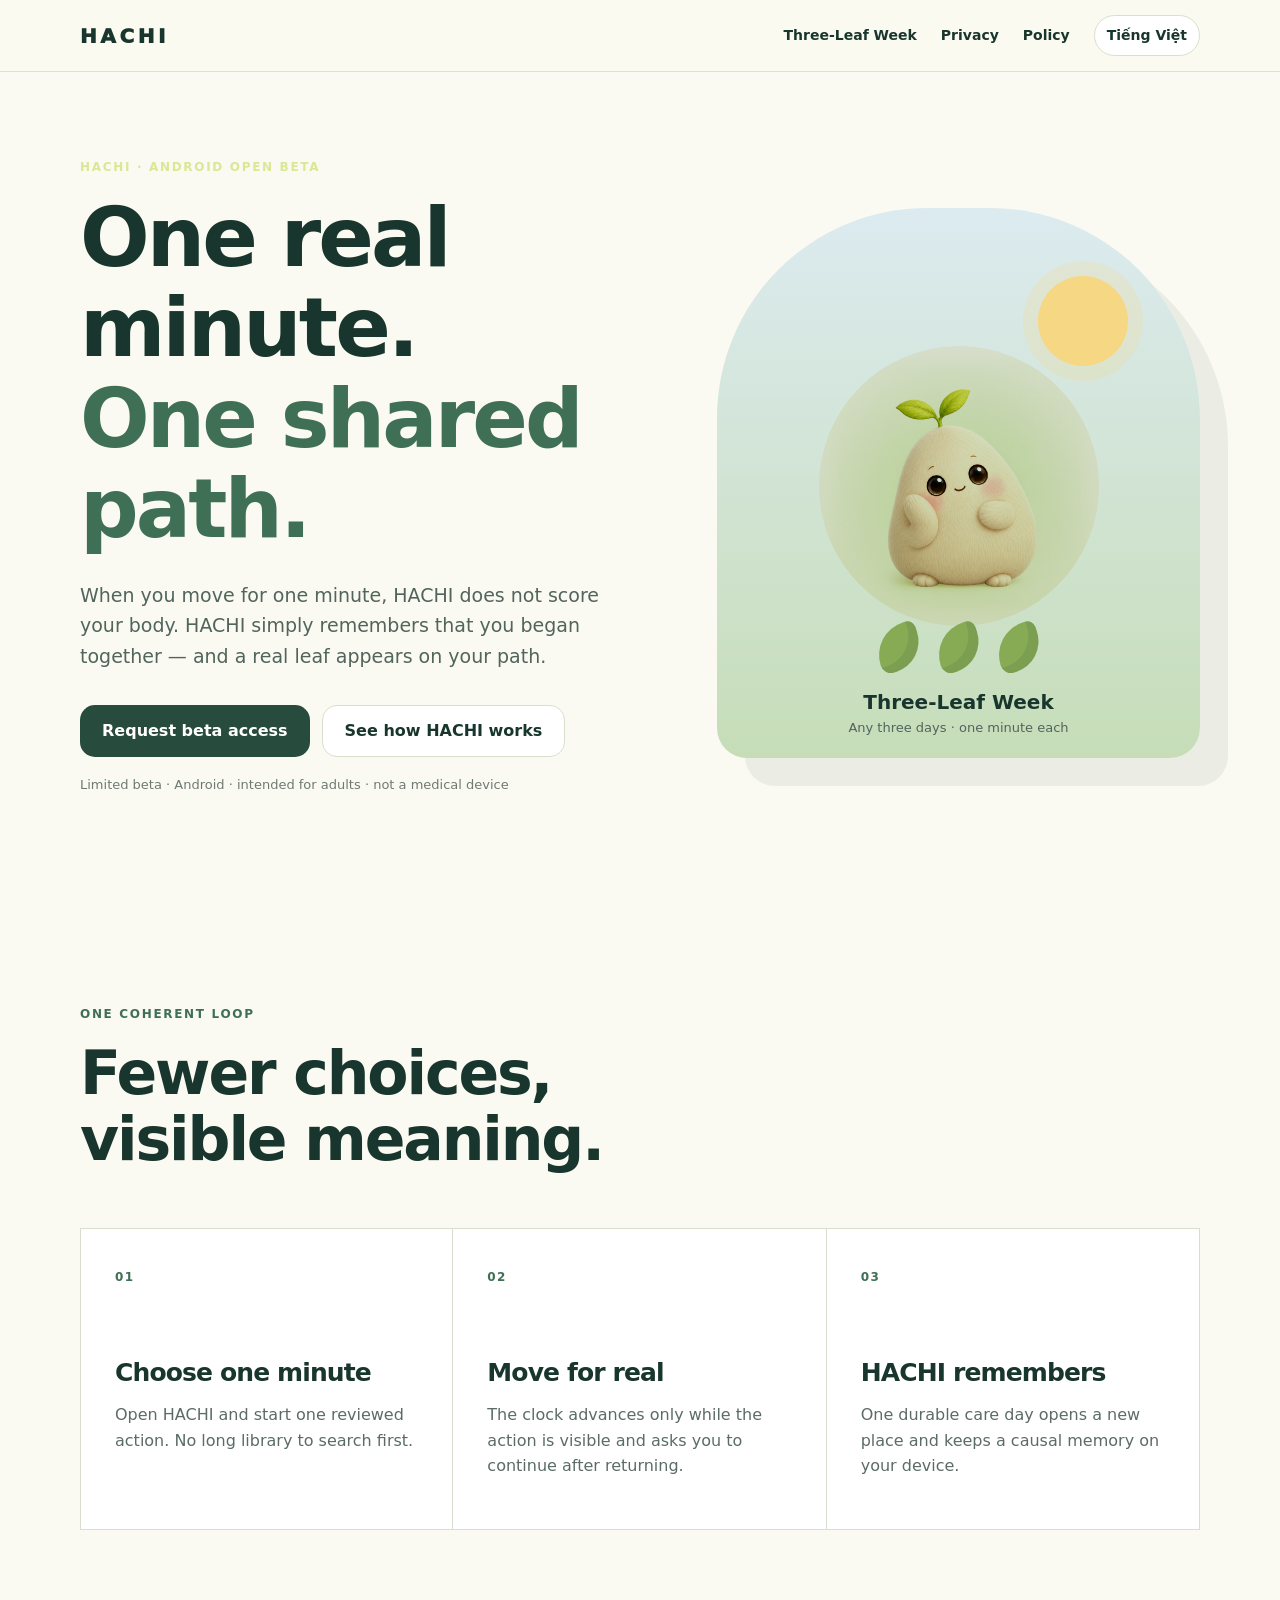
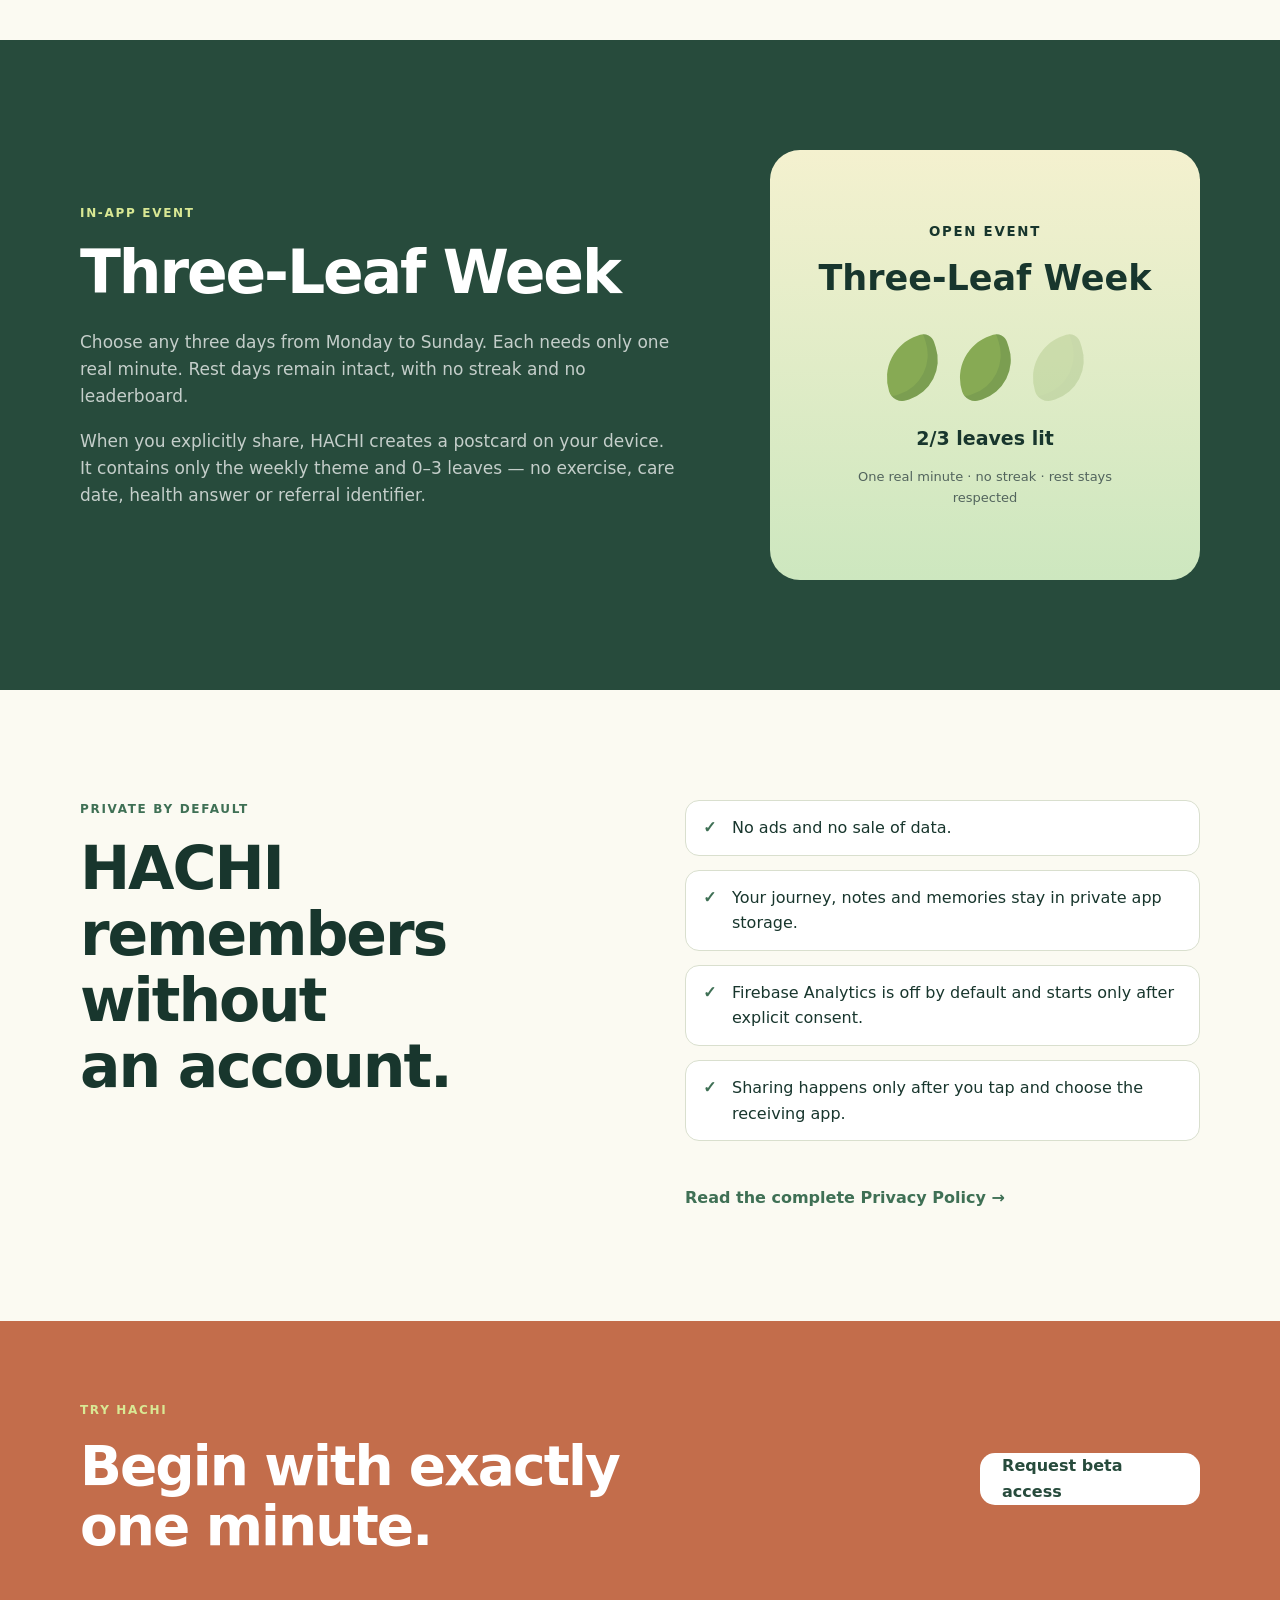
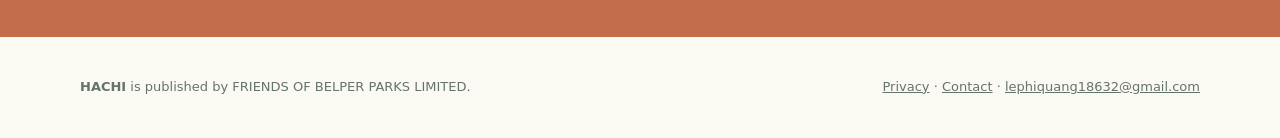
<file: hachi/en/index.html>
<!doctype html>
<html lang="en">
  <head>
    <meta charset="utf-8" />
    <meta name="viewport" content="width=device-width, initial-scale=1" />
    <meta name="theme-color" content="#274b3c" />
    <meta name="description" content="HACHI is a private companion: one real minute, one shared path and a pressure-free Three-Leaf Week." />
    <meta property="og:title" content="HACHI · One real minute, one shared path" />
    <meta property="og:description" content="Choose one safe minute. HACHI remembers what you did together and opens a shared path — no streaks, no ads." />
    <meta property="og:type" content="website" />
    <meta property="og:url" content="https://friendsofbelperparks.online/hachi/en/" />
    <link rel="canonical" href="https://friendsofbelperparks.online/hachi/en/" />
    <link rel="alternate" hreflang="vi" href="https://friendsofbelperparks.online/hachi/" />
    <link rel="alternate" hreflang="en" href="https://friendsofbelperparks.online/hachi/en/" />
    <link rel="stylesheet" href="../../assets/hachi.css" />
    <title>HACHI · One real minute, one shared path</title>
  </head>
  <body>
    <a class="skip-link" href="#main-content">Skip to main content</a>
    <header class="topbar">
      <a class="wordmark" href="../">HACHI</a>
      <nav aria-label="Primary navigation">
        <a href="#event">Three-Leaf Week</a>
        <a href="#privacy">Privacy</a>
        <a href="../../policy/en/">Policy</a>
        <a class="language" href="../" lang="vi" hreflang="vi">Tiếng Việt</a>
      </nav>
    </header>
    <main id="main-content">
      <section class="hero shell">
        <div class="hero-copy">
          <p class="eyebrow">HACHI · Android open beta</p>
          <h1>One real minute.<br /><span>One shared path.</span></h1>
          <p class="intro">When you move for one minute, HACHI does not score your body. HACHI simply remembers that you began together — and a real leaf appears on your path.</p>
          <div class="actions">
            <a class="button primary" href="mailto:lephiquang18632@gmail.com?subject=HACHI%20open%20beta">Request beta access</a>
            <a class="button secondary" href="#how">See how HACHI works</a>
          </div>
          <p class="availability">Limited beta · Android · intended for adults · not a medical device</p>
        </div>
        <div class="hachi-card" aria-label="HACHI beside three leaves">
          <div class="moon"></div>
          <img class="hachi" src="../../assets/hachi-notice.png" width="512" height="512" alt="" />
          <div class="leaf-row" aria-label="Three challenge leaves"><i></i><i></i><i></i></div>
          <p><strong>Three-Leaf Week</strong><span>Any three days · one minute each</span></p>
        </div>
      </section>
      <section id="how" class="section shell">
        <p class="eyebrow dark">One coherent loop</p>
        <h2>Fewer choices, visible meaning.</h2>
        <div class="steps">
          <article><span>01</span><h3>Choose one minute</h3><p>Open HACHI and start one reviewed action. No long library to search first.</p></article>
          <article><span>02</span><h3>Move for real</h3><p>The clock advances only while the action is visible and asks you to continue after returning.</p></article>
          <article><span>03</span><h3>HACHI remembers</h3><p>One durable care day opens a new place and keeps a causal memory on your device.</p></article>
        </div>
      </section>
      <section id="event" class="event-section">
        <div class="shell event-grid">
          <div><p class="eyebrow">In-app event</p><h2>Three-Leaf Week</h2><p>Choose any three days from Monday to Sunday. Each needs only one real minute. Rest days remain intact, with no streak and no leaderboard.</p><p>When you explicitly share, HACHI creates a postcard on your device. It contains only the weekly theme and 0–3 leaves — no exercise, care date, health answer or referral identifier.</p></div>
          <div class="event-card" aria-label="Three-Leaf Week postcard illustration"><small>OPEN EVENT</small><strong>Three-Leaf Week</strong><div class="leaf-row large"><i></i><i></i><i class="soft"></i></div><b>2/3 leaves lit</b><span>One real minute · no streak · rest stays respected</span></div>
        </div>
      </section>
      <section id="privacy" class="section shell privacy-grid">
        <div><p class="eyebrow dark">Private by default</p><h2>HACHI remembers without an account.</h2></div>
        <ul><li>No ads and no sale of data.</li><li>Your journey, notes and memories stay in private app storage.</li><li>Firebase Analytics is off by default and starts only after explicit consent.</li><li>Sharing happens only after you tap and choose the receiving app.</li></ul>
        <a class="text-link" href="../../policy/en/">Read the complete Privacy Policy →</a>
      </section>
      <section class="closing"><div class="shell closing-inner"><div><p class="eyebrow">Try HACHI</p><h2>Begin with exactly one minute.</h2></div><a class="button light" href="mailto:lephiquang18632@gmail.com?subject=HACHI%20open%20beta">Request beta access</a></div></section>
    </main>
    <footer class="footer shell"><p><strong>HACHI</strong> is published by FRIENDS OF BELPER PARKS LIMITED.</p><p><a href="../../policy/en/">Privacy</a> · <a href="../../contact.html">Contact</a> · <a href="mailto:lephiquang18632@gmail.com">lephiquang18632@gmail.com</a></p></footer>
  </body>
</html>
</file>
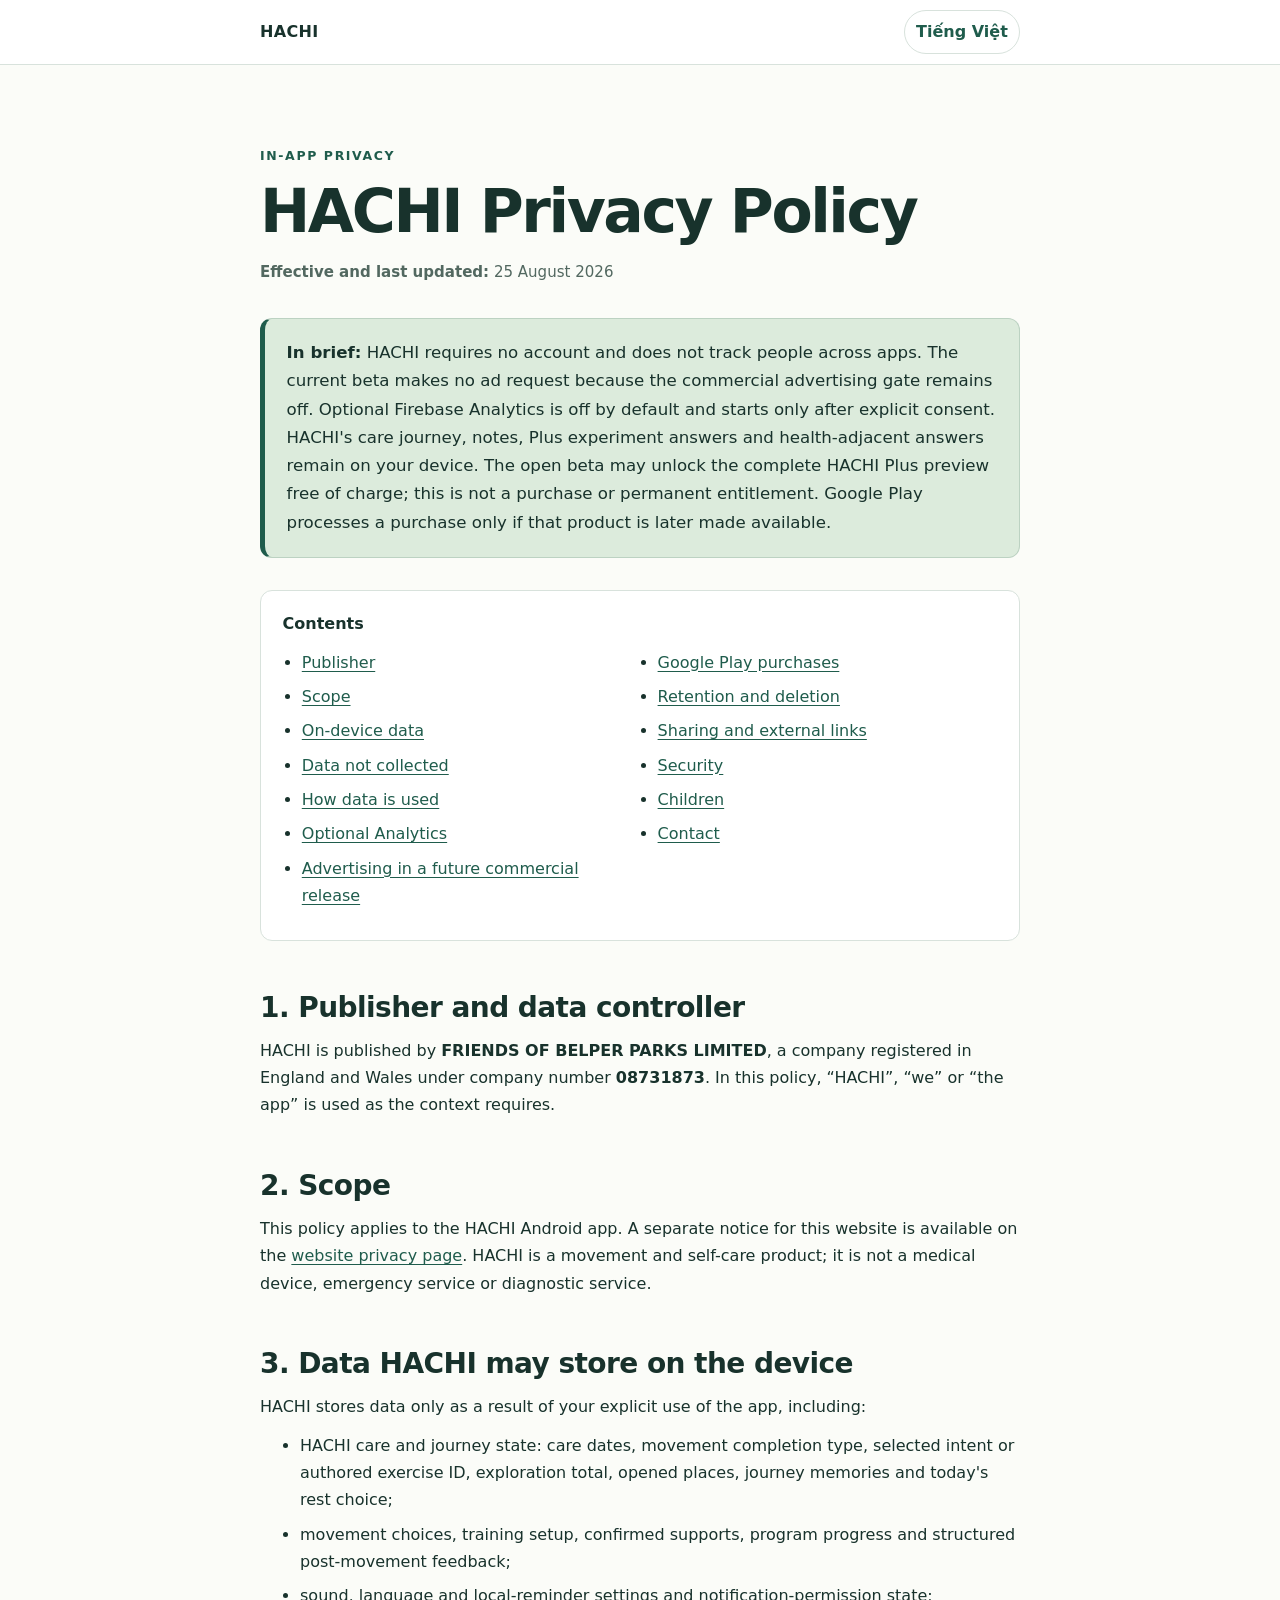
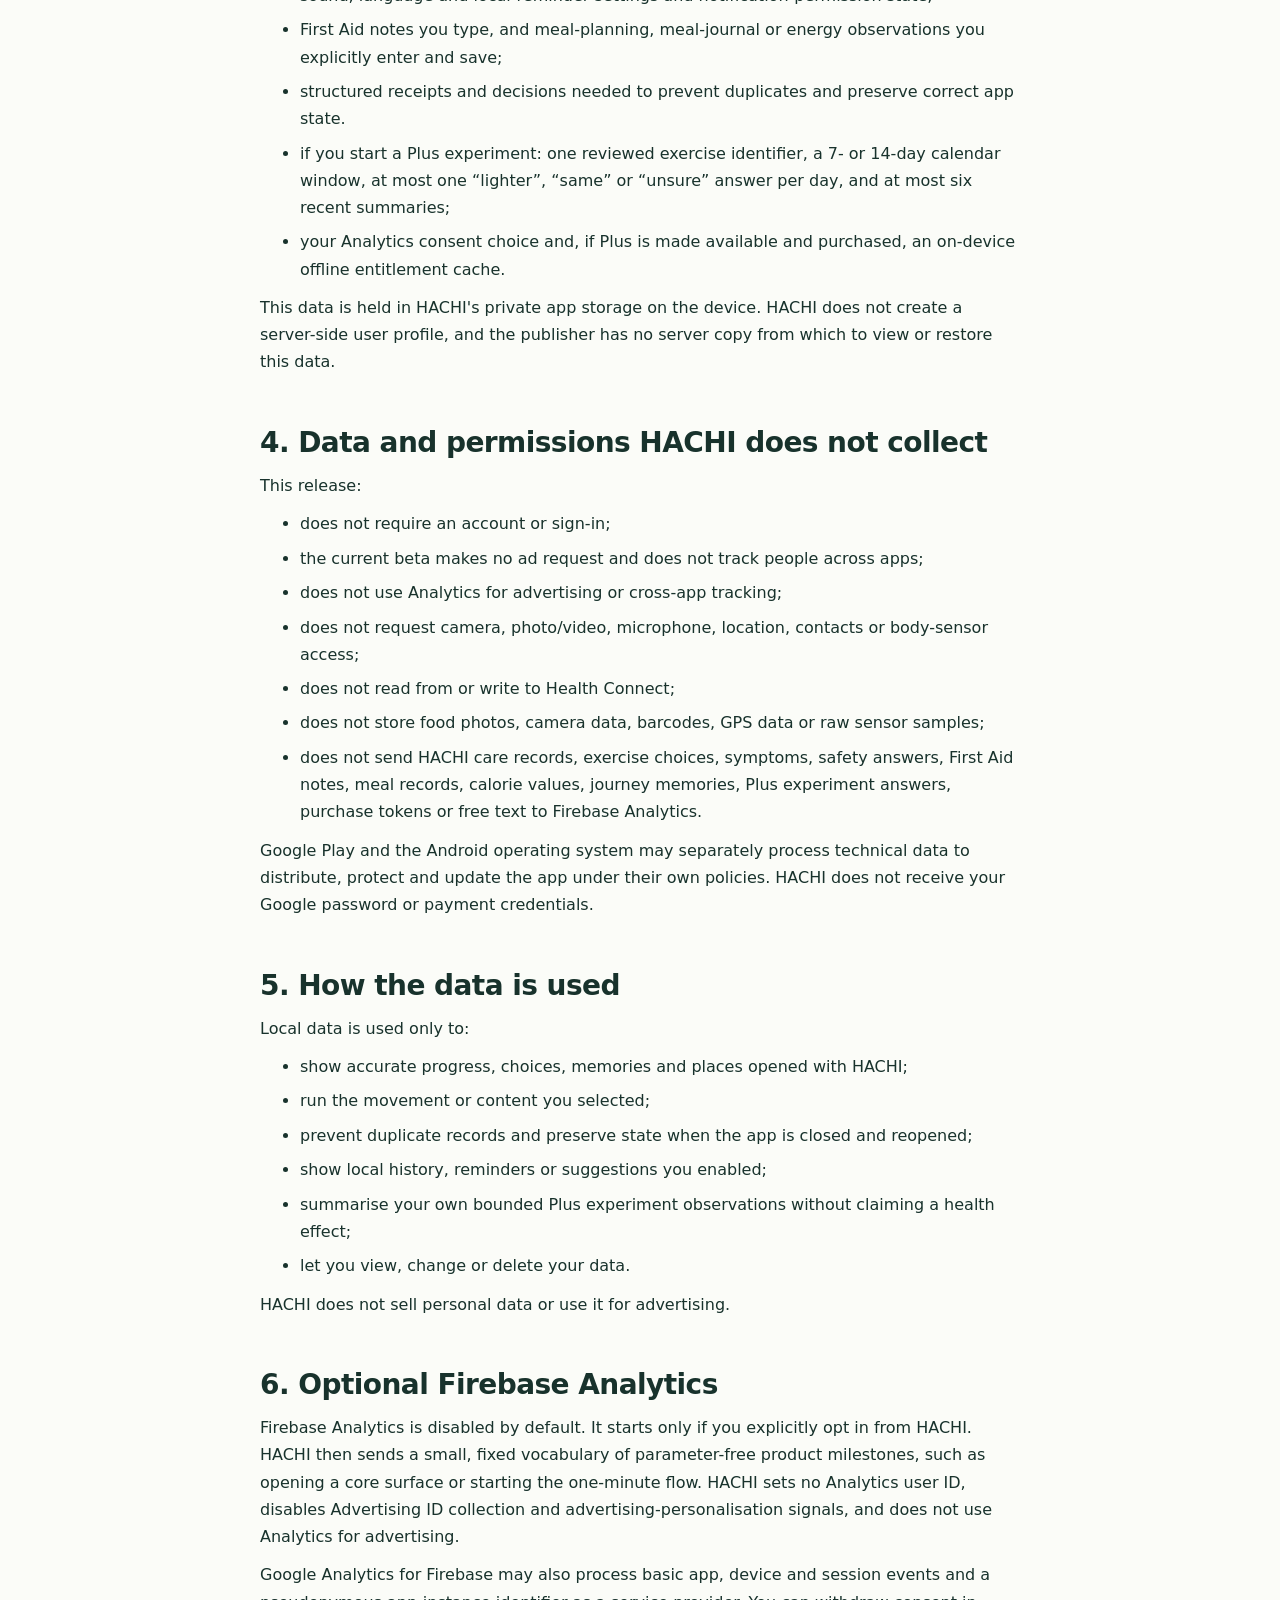
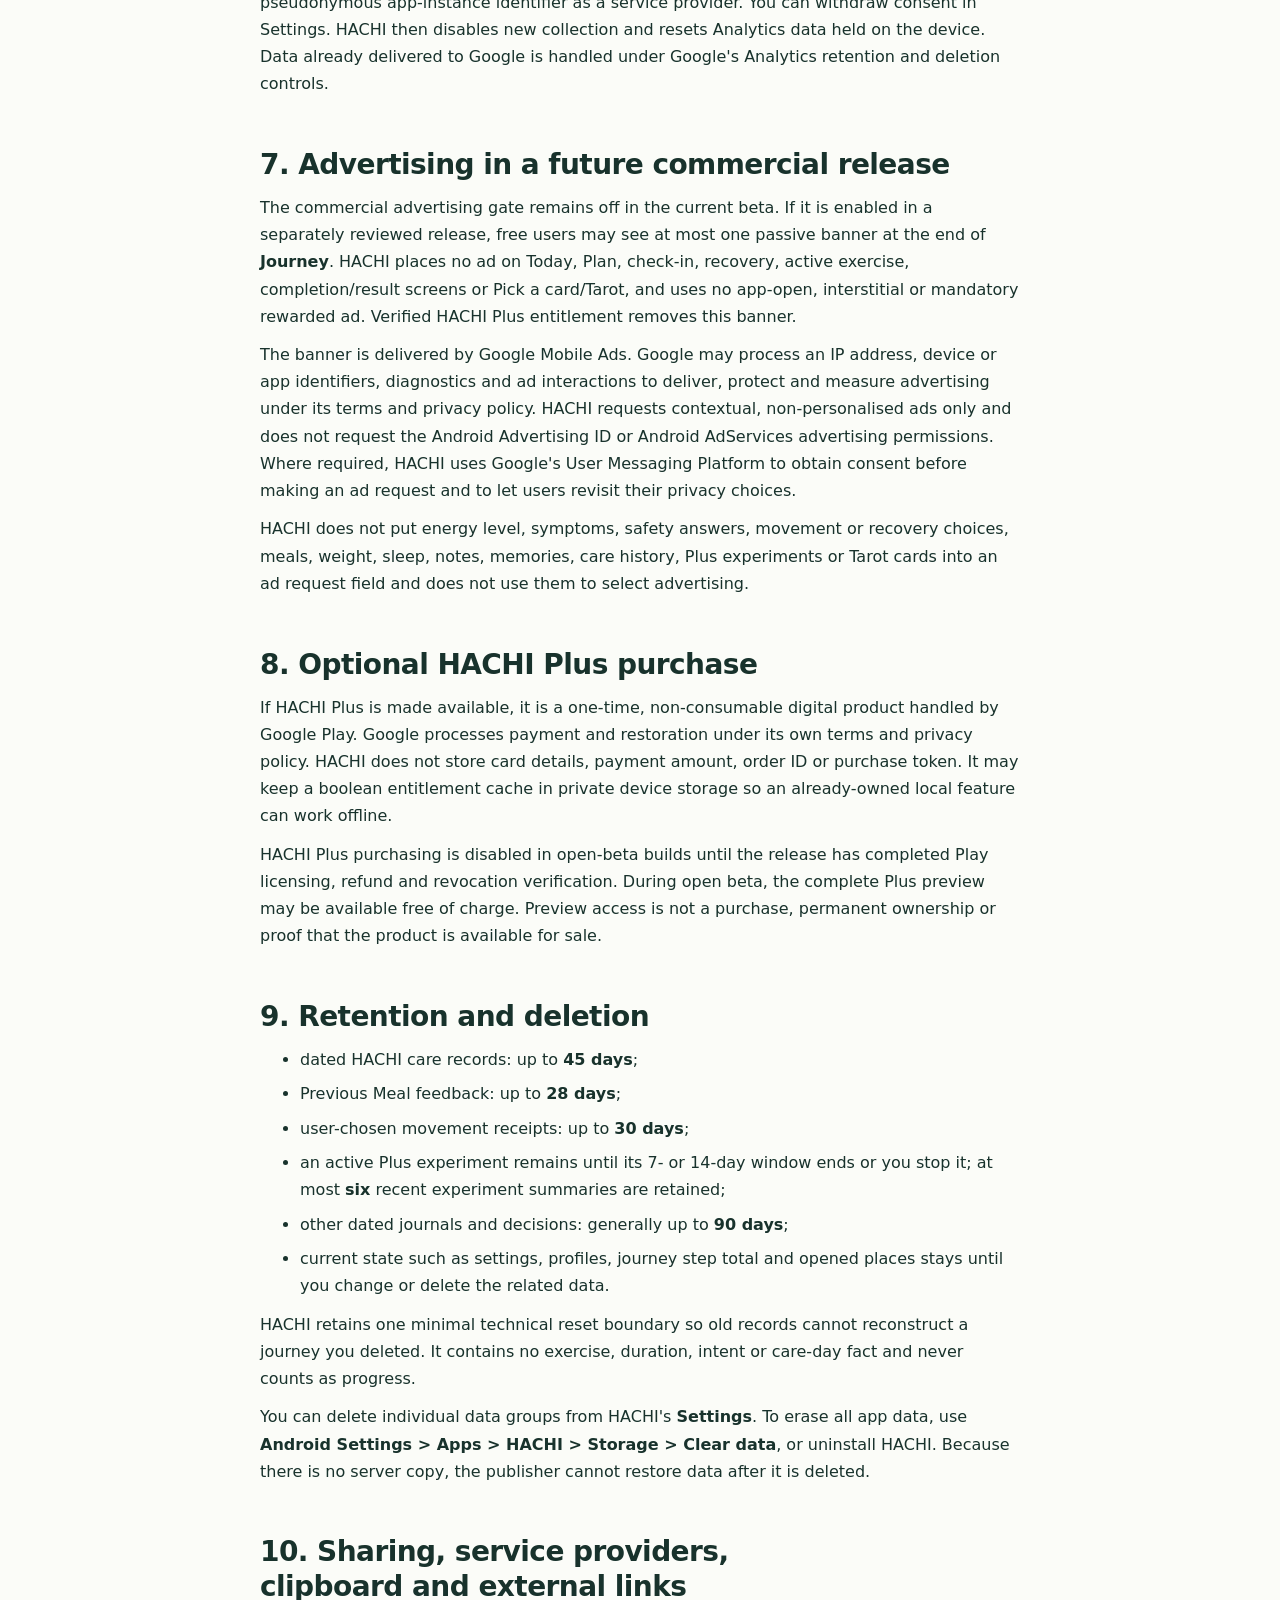
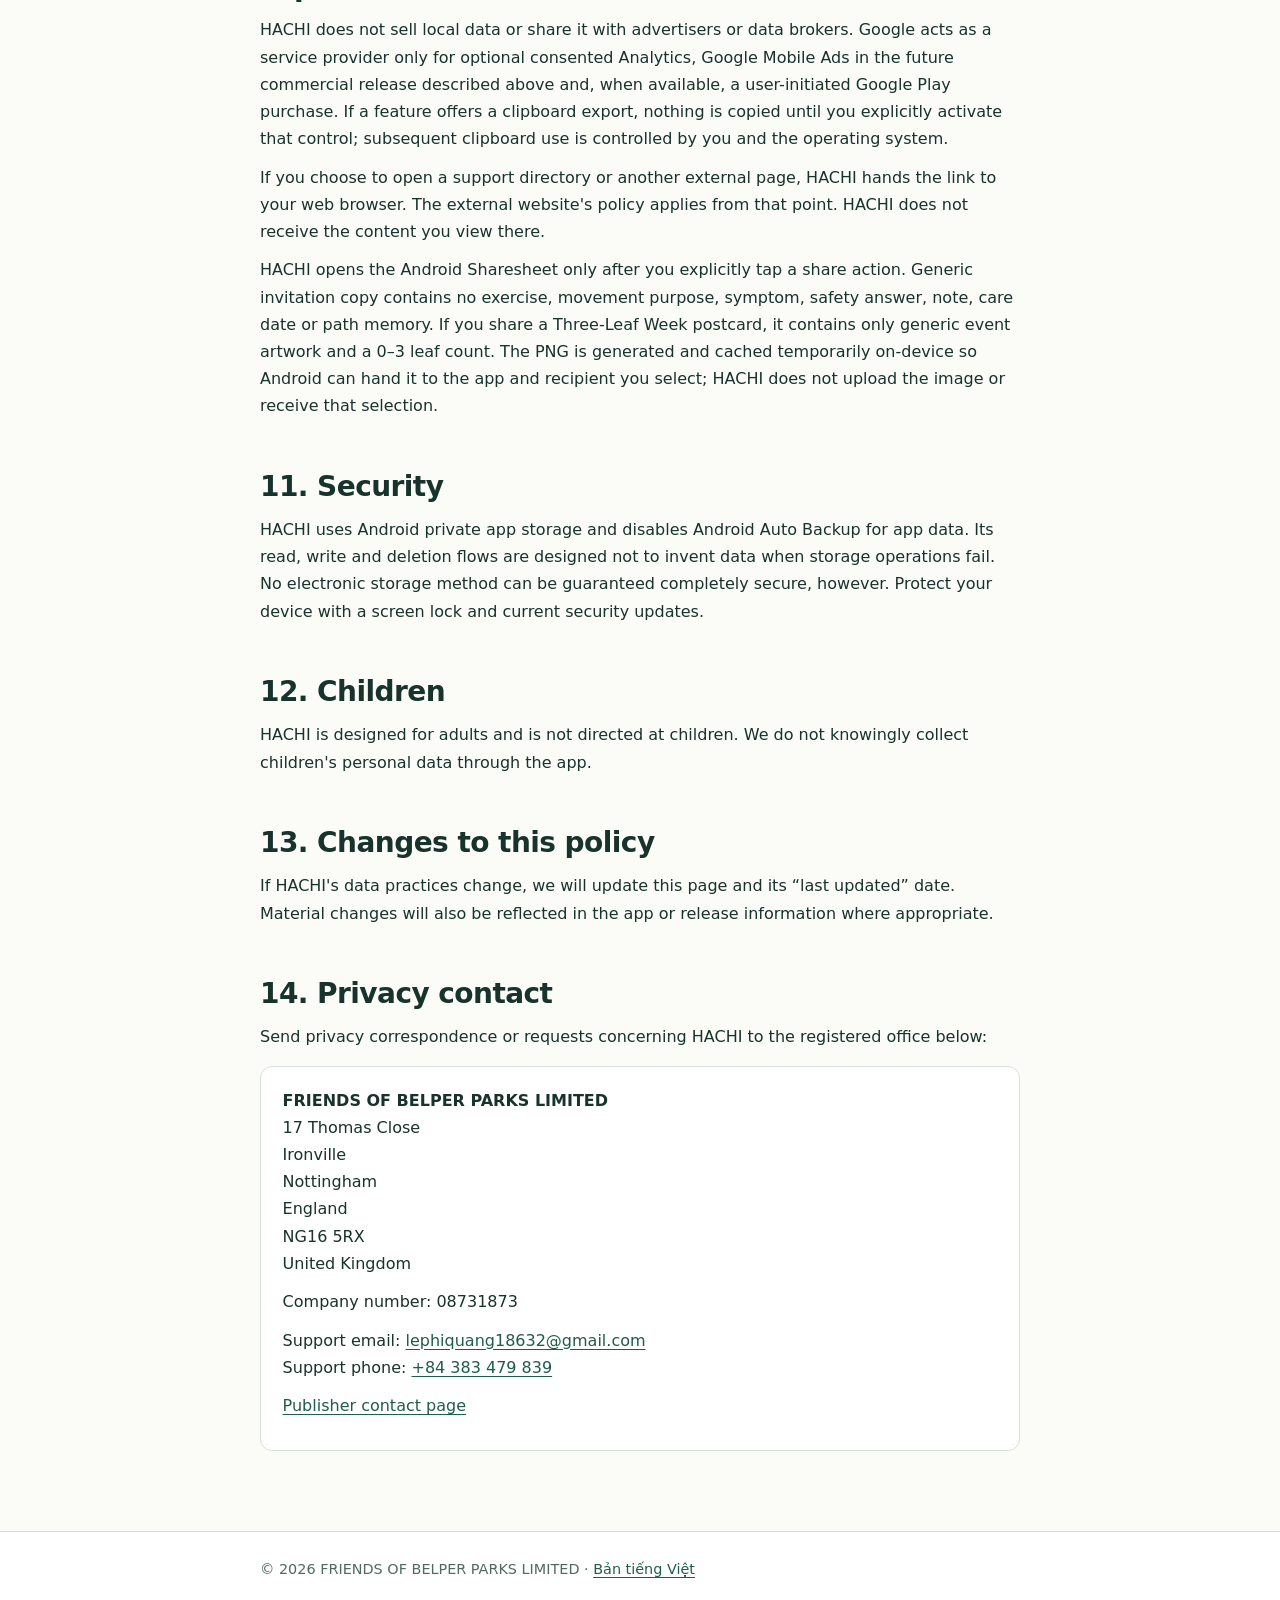
<file: policy/en/index.html>
<!doctype html>
<html lang="en">
  <head>
    <meta charset="utf-8" />
    <meta name="viewport" content="width=device-width, initial-scale=1" />
    <meta name="theme-color" content="#173c34" />
    <meta
      name="description"
      content="Privacy policy for the HACHI Android app, published by FRIENDS OF BELPER PARKS LIMITED."
    />
    <link rel="canonical" href="https://friendsofbelperparks.online/policy/en/" />
    <link rel="alternate" hreflang="vi" href="https://friendsofbelperparks.online/policy/" />
    <link rel="alternate" hreflang="en" href="https://friendsofbelperparks.online/policy/en/" />
    <link rel="stylesheet" href="../../assets/policy.css" />
    <title>HACHI Privacy Policy</title>
  </head>
  <body>
    <a class="skip-link" href="#main-content">Skip to main content</a>
    <header class="topbar">
      <div class="topbar-inner">
        <a class="brand" href="../../index.html">HACHI</a>
        <a class="language" href="../" lang="vi" hreflang="vi">Tiếng Việt</a>
      </div>
    </header>

    <main id="main-content" class="policy">
      <p class="eyebrow">In-app privacy</p>
      <h1>HACHI Privacy Policy</h1>
      <p class="meta"><strong>Effective and last updated:</strong> 25 August 2026</p>

      <div class="summary">
        <strong>In brief:</strong> HACHI requires no account and does not track people across apps. The current
        beta makes no ad request because the commercial advertising gate remains off. Optional Firebase
        Analytics is off by default and starts only after explicit consent. HACHI's care journey, notes, Plus
        experiment answers and health-adjacent answers remain on your device. The open beta may unlock the
        complete HACHI Plus preview free of charge; this is not a purchase or permanent entitlement. Google Play
        processes a purchase only if that product is later made available.
      </div>

      <nav class="contents" aria-label="Contents">
        <strong>Contents</strong>
        <ul>
          <li><a href="#publisher">Publisher</a></li>
          <li><a href="#scope">Scope</a></li>
          <li><a href="#data">On-device data</a></li>
          <li><a href="#not-collected">Data not collected</a></li>
          <li><a href="#purpose">How data is used</a></li>
          <li><a href="#analytics">Optional Analytics</a></li>
          <li><a href="#advertising">Advertising in a future commercial release</a></li>
          <li><a href="#purchases">Google Play purchases</a></li>
          <li><a href="#retention">Retention and deletion</a></li>
          <li><a href="#sharing">Sharing and external links</a></li>
          <li><a href="#security">Security</a></li>
          <li><a href="#children">Children</a></li>
          <li><a href="#contact">Contact</a></li>
        </ul>
      </nav>

      <section id="publisher">
        <h2>1. Publisher and data controller</h2>
        <p>
          HACHI is published by <strong>FRIENDS OF BELPER PARKS LIMITED</strong>, a company registered in
          England and Wales under company number <strong>08731873</strong>. In this policy, “HACHI”, “we” or
          “the app” is used as the context requires.
        </p>
      </section>

      <section id="scope">
        <h2>2. Scope</h2>
        <p>
          This policy applies to the HACHI Android app. A separate notice for this website is available on the
          <a href="../../privacy.html">website privacy page</a>. HACHI is a movement and self-care product; it
          is not a medical device, emergency service or diagnostic service.
        </p>
      </section>

      <section id="data">
        <h2>3. Data HACHI may store on the device</h2>
        <p>HACHI stores data only as a result of your explicit use of the app, including:</p>
        <ul>
          <li>
            HACHI care and journey state: care dates, movement completion type, selected intent or authored
            exercise ID, exploration total, opened places, journey memories and today's rest choice;
          </li>
          <li>
            movement choices, training setup, confirmed supports, program progress and structured
            post-movement feedback;
          </li>
          <li>sound, language and local-reminder settings and notification-permission state;</li>
          <li>
            First Aid notes you type, and meal-planning, meal-journal or energy observations you explicitly
            enter and save;
          </li>
          <li>
            structured receipts and decisions needed to prevent duplicates and preserve correct app state.
          </li>
          <li>
            if you start a Plus experiment: one reviewed exercise identifier, a 7- or 14-day calendar window,
            at most one “lighter”, “same” or “unsure” answer per day, and at most six recent summaries;
          </li>
          <li>
            your Analytics consent choice and, if Plus is made available and purchased, an on-device offline
            entitlement cache.
          </li>
        </ul>
        <p>
          This data is held in HACHI's private app storage on the device. HACHI does not create a server-side
          user profile, and the publisher has no server copy from which to view or restore this data.
        </p>
      </section>

      <section id="not-collected">
        <h2>4. Data and permissions HACHI does not collect</h2>
        <p>This release:</p>
        <ul>
          <li>does not require an account or sign-in;</li>
          <li>the current beta makes no ad request and does not track people across apps;</li>
          <li>does not use Analytics for advertising or cross-app tracking;</li>
          <li>does not request camera, photo/video, microphone, location, contacts or body-sensor access;</li>
          <li>does not read from or write to Health Connect;</li>
          <li>does not store food photos, camera data, barcodes, GPS data or raw sensor samples;</li>
          <li>
            does not send HACHI care records, exercise choices, symptoms, safety answers, First Aid notes,
            meal records, calorie values, journey memories, Plus experiment answers, purchase tokens or free
            text to Firebase Analytics.
          </li>
        </ul>
        <p>
          Google Play and the Android operating system may separately process technical data to distribute,
          protect and update the app under their own policies. HACHI does not receive your Google password or
          payment credentials.
        </p>
      </section>

      <section id="purpose">
        <h2>5. How the data is used</h2>
        <p>Local data is used only to:</p>
        <ul>
          <li>show accurate progress, choices, memories and places opened with HACHI;</li>
          <li>run the movement or content you selected;</li>
          <li>prevent duplicate records and preserve state when the app is closed and reopened;</li>
          <li>show local history, reminders or suggestions you enabled;</li>
          <li>summarise your own bounded Plus experiment observations without claiming a health effect;</li>
          <li>let you view, change or delete your data.</li>
        </ul>
        <p>HACHI does not sell personal data or use it for advertising.</p>
      </section>

      <section id="analytics">
        <h2>6. Optional Firebase Analytics</h2>
        <p>
          Firebase Analytics is disabled by default. It starts only if you explicitly opt in from HACHI.
          HACHI then sends a small, fixed vocabulary of parameter-free product milestones, such as opening a
          core surface or starting the one-minute flow. HACHI sets no Analytics user ID, disables Advertising
          ID collection and advertising-personalisation signals, and does not use Analytics for advertising.
        </p>
        <p>
          Google Analytics for Firebase may also process basic app, device and session events and a
          pseudonymous app-instance identifier as a service provider. You can withdraw consent in Settings.
          HACHI then disables new collection and resets Analytics data held on the device. Data already
          delivered to Google is handled under Google's Analytics retention and deletion controls.
        </p>
      </section>

      <section id="advertising">
        <h2>7. Advertising in a future commercial release</h2>
        <p>
          The commercial advertising gate remains off in the current beta. If it is enabled in a separately
          reviewed release, free users may see at most one passive banner at the end of <strong>Journey</strong>.
          HACHI places no ad on Today, Plan, check-in, recovery, active exercise, completion/result screens or
          Pick a card/Tarot, and uses no app-open, interstitial or mandatory rewarded ad. Verified HACHI Plus
          entitlement removes this banner.
        </p>
        <p>
          The banner is delivered by Google Mobile Ads. Google may process an IP address, device or app
          identifiers, diagnostics and ad interactions to deliver, protect and measure advertising under its
          terms and privacy policy. HACHI requests contextual, non-personalised ads only and does not request the
          Android Advertising ID or Android AdServices advertising permissions. Where required, HACHI uses
          Google's User Messaging Platform to obtain consent before making an ad request and to let users revisit
          their privacy choices.
        </p>
        <p>
          HACHI does not put energy level, symptoms, safety answers, movement or recovery choices, meals, weight,
          sleep, notes, memories, care history, Plus experiments or Tarot cards into an ad request field and does
          not use them to select advertising.
        </p>
      </section>

      <section id="purchases">
        <h2>8. Optional HACHI Plus purchase</h2>
        <p>
          If HACHI Plus is made available, it is a one-time, non-consumable digital product handled by Google
          Play. Google processes payment and restoration under its own terms and privacy policy. HACHI does
          not store card details, payment amount, order ID or purchase token. It may keep a boolean entitlement
          cache in private device storage so an already-owned local feature can work offline.
        </p>
        <p>
          HACHI Plus purchasing is disabled in open-beta builds until the release has completed Play licensing,
          refund and revocation verification. During open beta, the complete Plus preview may be available free
          of charge. Preview access is not a purchase, permanent ownership or proof that the product is available
          for sale.
        </p>
      </section>

      <section id="retention">
        <h2>9. Retention and deletion</h2>
        <ul>
          <li>dated HACHI care records: up to <strong>45 days</strong>;</li>
          <li>Previous Meal feedback: up to <strong>28 days</strong>;</li>
          <li>user-chosen movement receipts: up to <strong>30 days</strong>;</li>
          <li>
            an active Plus experiment remains until its 7- or 14-day window ends or you stop it; at most
            <strong>six</strong> recent experiment summaries are retained;
          </li>
          <li>other dated journals and decisions: generally up to <strong>90 days</strong>;</li>
          <li>
            current state such as settings, profiles, journey step total and opened places stays until you
            change or delete the related data.
          </li>
        </ul>
        <p>
          HACHI retains one minimal technical reset boundary so old records cannot reconstruct a journey you
          deleted. It contains no exercise, duration, intent or care-day fact and never counts as progress.
        </p>
        <p>
          You can delete individual data groups from HACHI's <strong>Settings</strong>. To erase all app data,
          use <strong>Android Settings &gt; Apps &gt; HACHI &gt; Storage &gt; Clear data</strong>, or uninstall HACHI.
          Because there is no server copy, the publisher cannot restore data after it is deleted.
        </p>
      </section>

      <section id="sharing">
        <h2>10. Sharing, service providers, clipboard and external links</h2>
        <p>
          HACHI does not sell local data or share it with advertisers or data brokers. Google acts as a service
          provider only for optional consented Analytics, Google Mobile Ads in the future commercial release
          described above and, when available, a user-initiated Google Play purchase. If a feature offers a
          clipboard export, nothing is copied until you explicitly activate that control; subsequent clipboard
          use is controlled by you and the operating system.
        </p>
        <p>
          If you choose to open a support directory or another external page, HACHI hands the link to your web
          browser. The external website's policy applies from that point. HACHI does not receive the content you
          view there.
        </p>
        <p>
          HACHI opens the Android Sharesheet only after you explicitly tap a share action. Generic invitation
          copy contains no exercise, movement purpose, symptom, safety answer, note, care date or path memory.
          If you share a Three-Leaf Week postcard, it contains only generic event artwork and a 0–3 leaf count.
          The PNG is generated and cached temporarily on-device so Android can hand it to the app and recipient
          you select; HACHI does not upload the image or receive that selection.
        </p>
      </section>

      <section id="security">
        <h2>11. Security</h2>
        <p>
          HACHI uses Android private app storage and disables Android Auto Backup for app data. Its read, write
          and deletion flows are designed not to invent data when storage operations fail. No electronic
          storage method can be guaranteed completely secure, however. Protect your device with a screen lock
          and current security updates.
        </p>
      </section>

      <section id="children">
        <h2>12. Children</h2>
        <p>
          HACHI is designed for adults and is not directed at children. We do not knowingly collect children's
          personal data through the app.
        </p>
      </section>

      <section id="changes">
        <h2>13. Changes to this policy</h2>
        <p>
          If HACHI's data practices change, we will update this page and its “last updated” date. Material
          changes will also be reflected in the app or release information where appropriate.
        </p>
      </section>

      <section id="contact">
        <h2>14. Privacy contact</h2>
        <p>Send privacy correspondence or requests concerning HACHI to the registered office below:</p>
        <div class="contact-card">
          <address>
            <strong>FRIENDS OF BELPER PARKS LIMITED</strong><br />
            17 Thomas Close<br />
            Ironville<br />
            Nottingham<br />
            England<br />
            NG16 5RX<br />
            United Kingdom
          </address>
          <p>Company number: 08731873</p>
          <p>
            Support email: <a href="mailto:lephiquang18632@gmail.com">lephiquang18632@gmail.com</a><br />
            Support phone: <a href="tel:+84383479839">+84 383 479 839</a>
          </p>
          <p><a href="../../contact.html">Publisher contact page</a></p>
        </div>
      </section>
    </main>

    <footer>
      <div class="footer-inner">
        © 2026 FRIENDS OF BELPER PARKS LIMITED · <a href="../" lang="vi">Bản tiếng Việt</a>
      </div>
    </footer>
  </body>
</html>
</file>
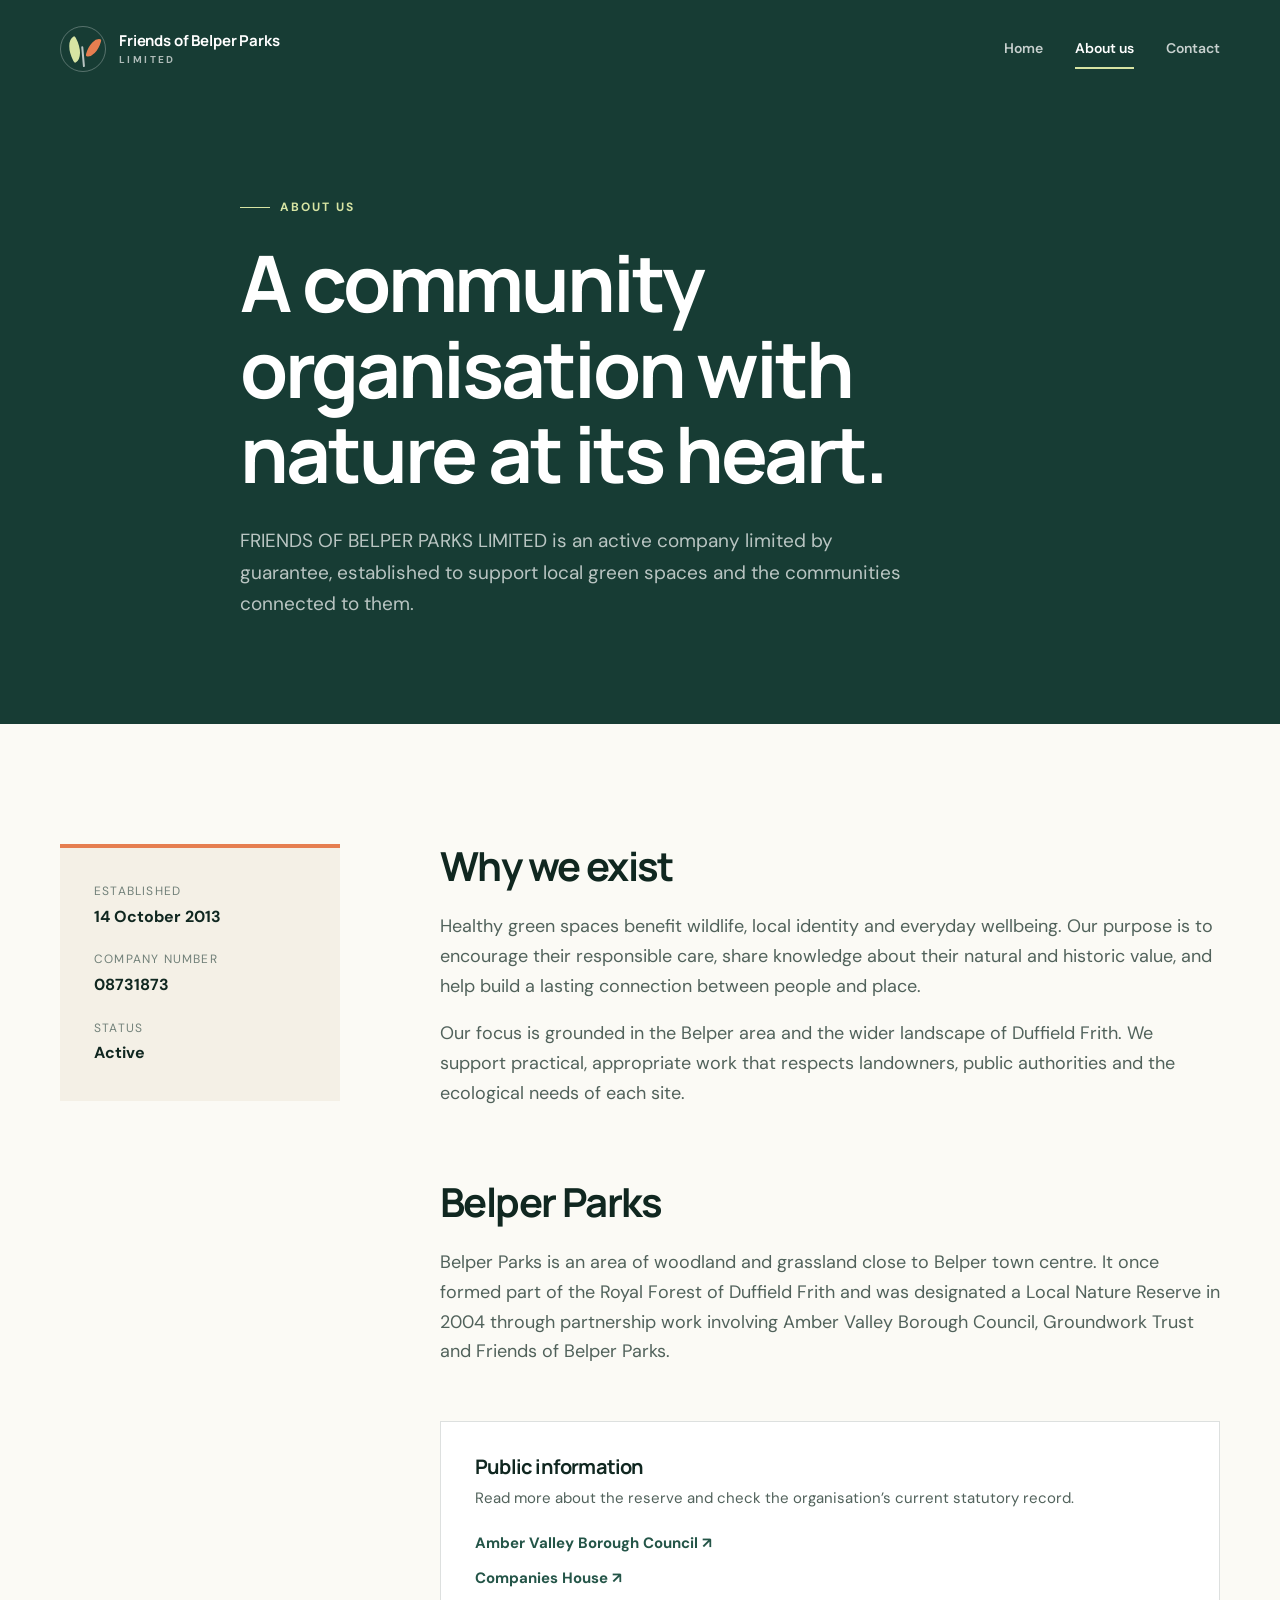
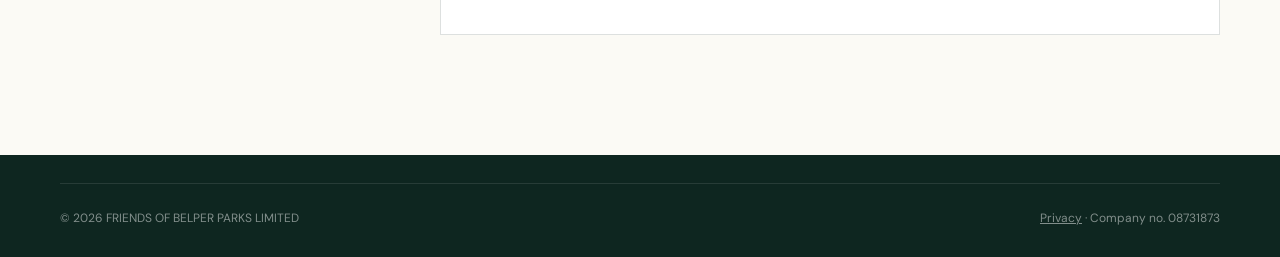
<file: about.html>
<!doctype html>
<html lang="en">
  <head>
    <meta charset="utf-8" />
    <meta name="viewport" content="width=device-width, initial-scale=1" />
    <meta name="theme-color" content="#173c34" />
    <meta name="description" content="About Friends of Belper Parks Limited and its purpose." />
    <title>About us | Friends of Belper Parks Limited</title>
    <link rel="stylesheet" href="./assets/styles.css" />
  </head>
  <body>
    <a class="skip-link" href="#main-content">Skip to main content</a>
    <header class="site-header inner-header" data-header>
      <div class="shell header-inner">
        <a class="brand" href="./index.html" aria-label="Friends of Belper Parks home">
          <span class="brand-mark" aria-hidden="true"><span></span></span>
          <span class="brand-copy"><strong>Friends of Belper Parks</strong><small>Limited</small></span>
        </a>
        <button class="menu-button" type="button" aria-expanded="false" aria-controls="site-nav">
          <span></span><span></span><span></span><span class="sr-only">Open navigation</span>
        </button>
        <nav id="site-nav" class="site-nav" aria-label="Primary navigation">
          <a href="./index.html">Home</a><a class="active" href="./about.html">About us</a><a href="./contact.html">Contact</a>
        </nav>
      </div>
    </header>

    <main id="main-content">
      <section class="page-hero">
        <div class="shell narrow-shell">
          <p class="eyebrow"><span></span> About us</p>
          <h1>A community organisation with nature at its heart.</h1>
          <p>
            FRIENDS OF BELPER PARKS LIMITED is an active company limited by guarantee, established to support
            local green spaces and the communities connected to them.
          </p>
        </div>
      </section>

      <section class="section content-section">
        <div class="shell content-grid">
          <aside class="content-aside">
            <p>Established</p><strong>14 October 2013</strong>
            <p>Company number</p><strong>08731873</strong>
            <p>Status</p><strong>Active</strong>
          </aside>
          <div class="prose">
            <h2>Why we exist</h2>
            <p>
              Healthy green spaces benefit wildlife, local identity and everyday wellbeing. Our purpose is to
              encourage their responsible care, share knowledge about their natural and historic value, and help
              build a lasting connection between people and place.
            </p>
            <p>
              Our focus is grounded in the Belper area and the wider landscape of Duffield Frith. We support
              practical, appropriate work that respects landowners, public authorities and the ecological needs
              of each site.
            </p>
            <h2>Belper Parks</h2>
            <p>
              Belper Parks is an area of woodland and grassland close to Belper town centre. It once formed part
              of the Royal Forest of Duffield Frith and was designated a Local Nature Reserve in 2004 through
              partnership work involving Amber Valley Borough Council, Groundwork Trust and Friends of Belper Parks.
            </p>
            <div class="source-box">
              <h3>Public information</h3>
              <p>Read more about the reserve and check the organisation’s current statutory record.</p>
              <a href="https://www.ambervalley.gov.uk/environment/play-in-amber-valley/parks-and-gardens/belper-parks-local-nature-reserve/" target="_blank" rel="noopener noreferrer">Amber Valley Borough Council <span aria-hidden="true">↗</span></a>
              <a href="https://find-and-update.company-information.service.gov.uk/company/08731873" target="_blank" rel="noopener noreferrer">Companies House <span aria-hidden="true">↗</span></a>
            </div>
          </div>
        </div>
      </section>
    </main>

    <footer class="site-footer compact-footer">
      <div class="shell footer-bottom">
        <p>© <span data-year></span> FRIENDS OF BELPER PARKS LIMITED</p>
        <p><a href="./privacy.html">Privacy</a> · Company no. 08731873</p>
      </div>
    </footer>
    <script src="./assets/site.js" defer></script>
  </body>
</html>
</file>
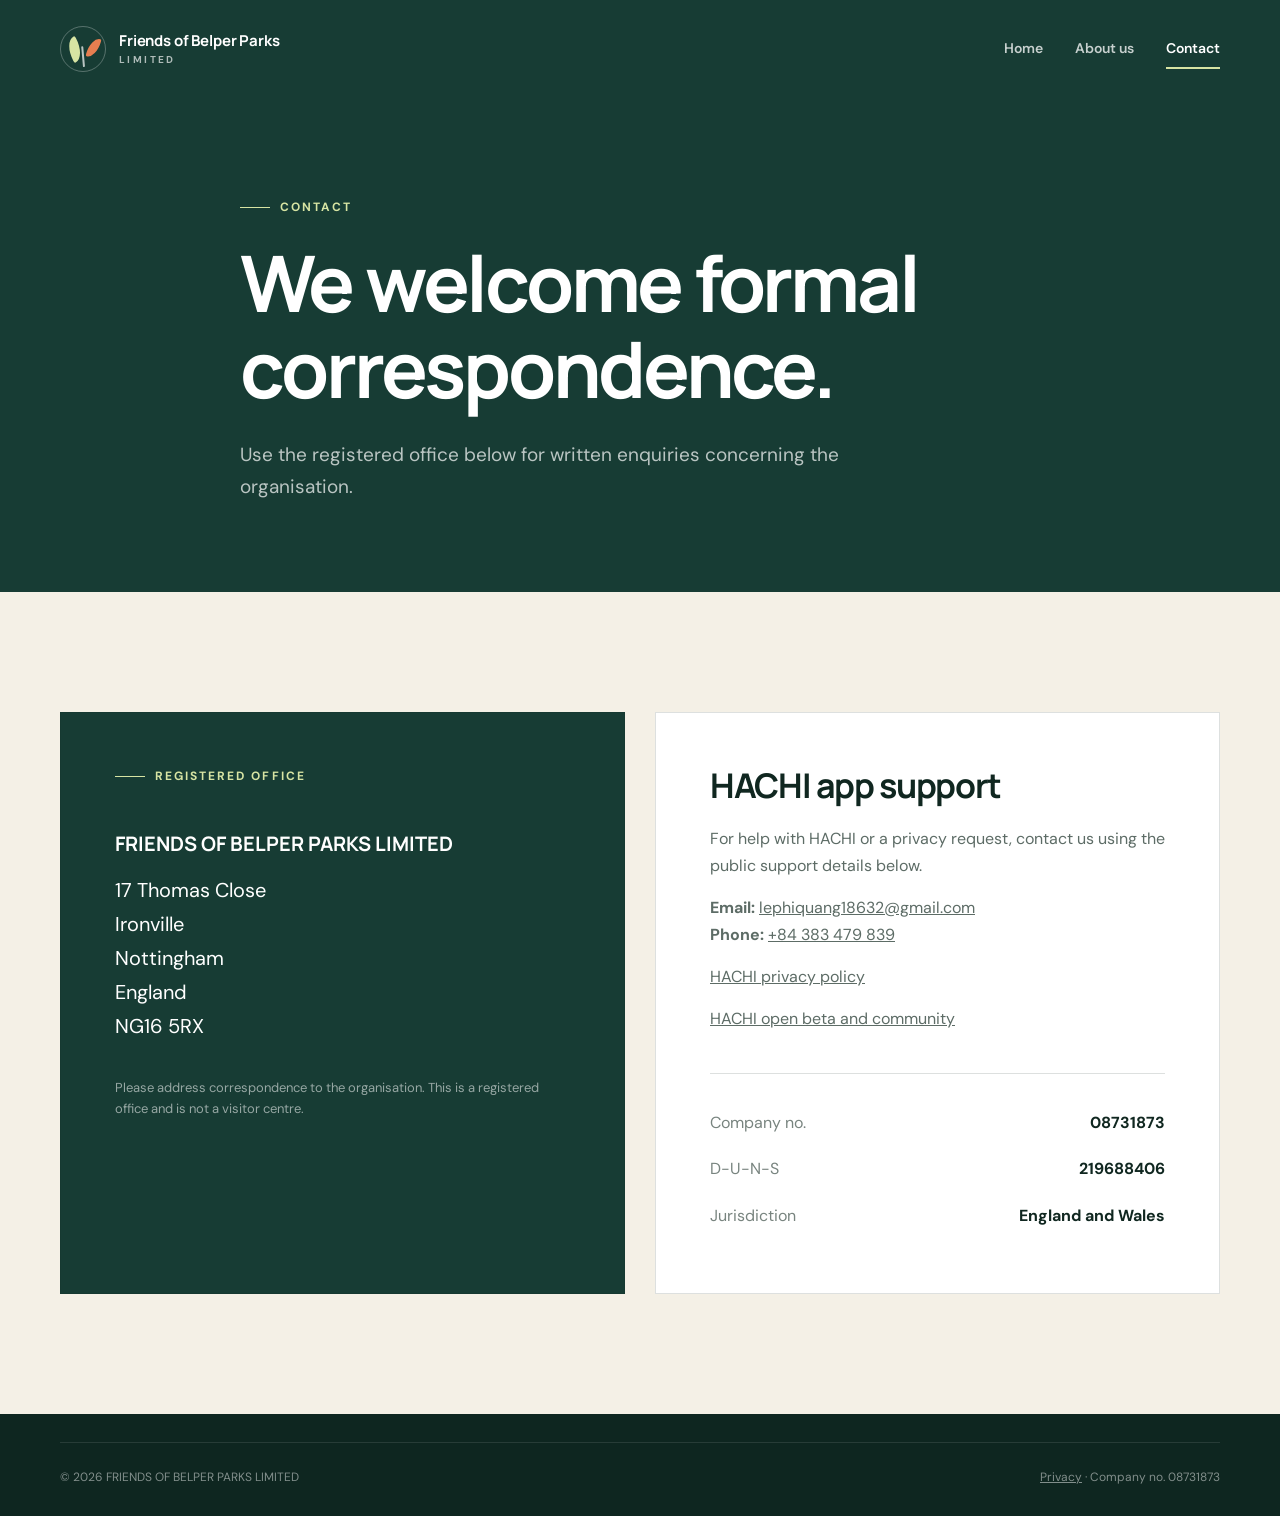
<file: contact.html>
<!doctype html>
<html lang="en">
  <head>
    <meta charset="utf-8" />
    <meta name="viewport" content="width=device-width, initial-scale=1" />
    <meta name="theme-color" content="#173c34" />
    <meta name="description" content="Contact and registered office details for Friends of Belper Parks Limited." />
    <title>Contact | Friends of Belper Parks Limited</title>
    <link rel="stylesheet" href="./assets/styles.css" />
  </head>
  <body>
    <a class="skip-link" href="#main-content">Skip to main content</a>
    <header class="site-header inner-header" data-header>
      <div class="shell header-inner">
        <a class="brand" href="./index.html" aria-label="Friends of Belper Parks home">
          <span class="brand-mark" aria-hidden="true"><span></span></span>
          <span class="brand-copy"><strong>Friends of Belper Parks</strong><small>Limited</small></span>
        </a>
        <button class="menu-button" type="button" aria-expanded="false" aria-controls="site-nav">
          <span></span><span></span><span></span><span class="sr-only">Open navigation</span>
        </button>
        <nav id="site-nav" class="site-nav" aria-label="Primary navigation">
          <a href="./index.html">Home</a><a href="./about.html">About us</a><a class="active" href="./contact.html">Contact</a>
        </nav>
      </div>
    </header>

    <main id="main-content">
      <section class="page-hero contact-hero">
        <div class="shell narrow-shell">
          <p class="eyebrow"><span></span> Contact</p>
          <h1>We welcome formal correspondence.</h1>
          <p>Use the registered office below for written enquiries concerning the organisation.</p>
        </div>
      </section>
      <section class="section contact-section">
        <div class="shell contact-grid">
          <div class="contact-card main-contact-card">
            <p class="eyebrow dark"><span></span> Registered office</p>
            <address>
              <strong>FRIENDS OF BELPER PARKS LIMITED</strong><br />
              17 Thomas Close<br />
              Ironville<br />
              Nottingham<br />
              England<br />
              NG16 5RX
            </address>
            <p class="muted">Please address correspondence to the organisation. This is a registered office and is not a visitor centre.</p>
          </div>
          <div class="contact-card">
            <h2>HACHI app support</h2>
            <p>
              For help with HACHI or a privacy request, contact us using the public support details below.
            </p>
            <p>
              <strong>Email:</strong>
              <a href="mailto:lephiquang18632@gmail.com">lephiquang18632@gmail.com</a><br />
              <strong>Phone:</strong> <a href="tel:+84383479839">+84 383 479 839</a>
            </p>
            <p><a href="./policy/en/">HACHI privacy policy</a></p>
            <p><a href="./hachi/">HACHI open beta and community</a></p>
            <hr />
            <dl class="mini-details">
              <div><dt>Company no.</dt><dd>08731873</dd></div>
              <div><dt>D-U-N-S</dt><dd>219688406</dd></div>
              <div><dt>Jurisdiction</dt><dd>England and Wales</dd></div>
            </dl>
          </div>
        </div>
      </section>
    </main>

    <footer class="site-footer compact-footer">
      <div class="shell footer-bottom">
        <p>© <span data-year></span> FRIENDS OF BELPER PARKS LIMITED</p>
        <p><a href="./privacy.html">Privacy</a> · Company no. 08731873</p>
      </div>
    </footer>
    <script src="./assets/site.js" defer></script>
  </body>
</html>
</file>
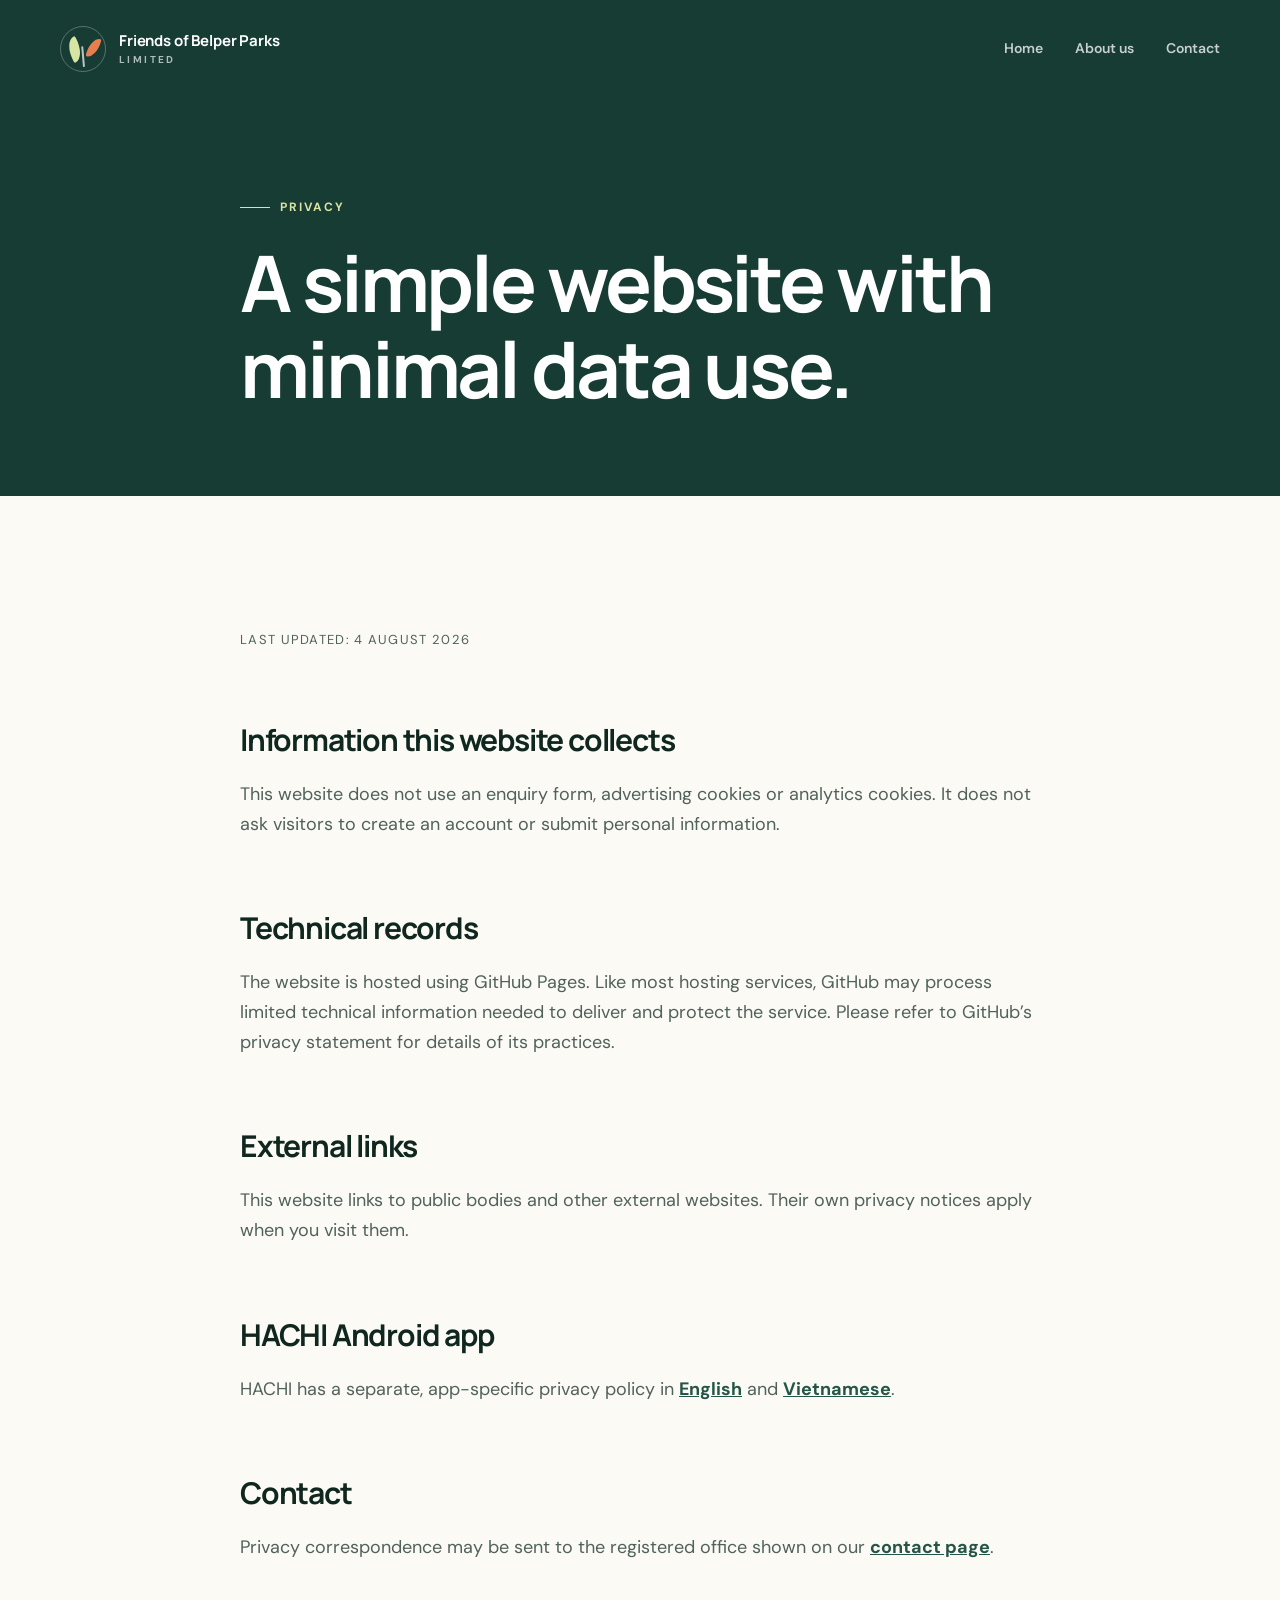
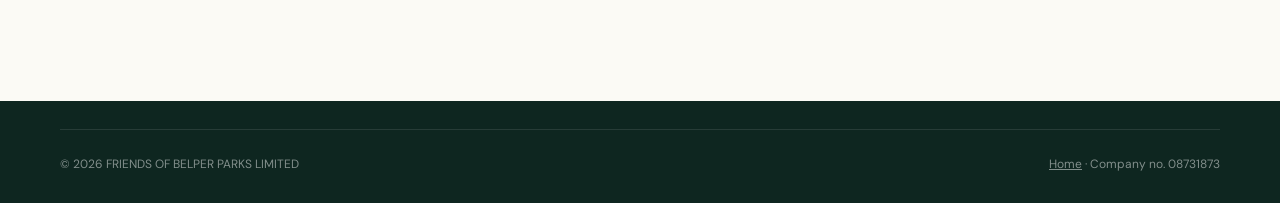
<file: privacy.html>
<!doctype html>
<html lang="en">
  <head>
    <meta charset="utf-8" />
    <meta name="viewport" content="width=device-width, initial-scale=1" />
    <meta name="theme-color" content="#173c34" />
    <meta name="description" content="Privacy information for the Friends of Belper Parks Limited website." />
    <title>Privacy | Friends of Belper Parks Limited</title>
    <link rel="stylesheet" href="./assets/styles.css" />
  </head>
  <body>
    <a class="skip-link" href="#main-content">Skip to main content</a>
    <header class="site-header inner-header" data-header>
      <div class="shell header-inner">
        <a class="brand" href="./index.html" aria-label="Friends of Belper Parks home">
          <span class="brand-mark" aria-hidden="true"><span></span></span>
          <span class="brand-copy"><strong>Friends of Belper Parks</strong><small>Limited</small></span>
        </a>
        <button class="menu-button" type="button" aria-expanded="false" aria-controls="site-nav">
          <span></span><span></span><span></span><span class="sr-only">Open navigation</span>
        </button>
        <nav id="site-nav" class="site-nav" aria-label="Primary navigation">
          <a href="./index.html">Home</a><a href="./about.html">About us</a><a href="./contact.html">Contact</a>
        </nav>
      </div>
    </header>
    <main id="main-content">
      <section class="page-hero small-page-hero">
        <div class="shell narrow-shell">
          <p class="eyebrow"><span></span> Privacy</p>
          <h1>A simple website with minimal data use.</h1>
        </div>
      </section>
      <section class="section content-section">
        <div class="shell narrow-shell prose legal-prose">
          <p class="last-updated">Last updated: 4 August 2026</p>
          <h2>Information this website collects</h2>
          <p>
            This website does not use an enquiry form, advertising cookies or analytics cookies. It does not
            ask visitors to create an account or submit personal information.
          </p>
          <h2>Technical records</h2>
          <p>
            The website is hosted using GitHub Pages. Like most hosting services, GitHub may process limited
            technical information needed to deliver and protect the service. Please refer to GitHub’s privacy
            statement for details of its practices.
          </p>
          <h2>External links</h2>
          <p>
            This website links to public bodies and other external websites. Their own privacy notices apply
            when you visit them.
          </p>
          <h2>HACHI Android app</h2>
          <p>
            HACHI has a separate, app-specific privacy policy in
            <a href="./policy/en/">English</a> and <a href="./policy/" lang="vi">Vietnamese</a>.
          </p>
          <h2>Contact</h2>
          <p>Privacy correspondence may be sent to the registered office shown on our <a href="./contact.html">contact page</a>.</p>
        </div>
      </section>
    </main>
    <footer class="site-footer compact-footer">
      <div class="shell footer-bottom">
        <p>© <span data-year></span> FRIENDS OF BELPER PARKS LIMITED</p>
        <p><a href="./index.html">Home</a> · Company no. 08731873</p>
      </div>
    </footer>
    <script src="./assets/site.js" defer></script>
  </body>
</html>
</file>
<file: assets/styles.css>
@import url("https://fonts.googleapis.com/css2?family=DM+Sans:wght@400;500;600;700&family=Manrope:wght@500;600;700;800&display=swap");

:root {
  --ink: #102720;
  --green: #173c34;
  --green-2: #245548;
  --sage: #a8b9a2;
  --lime: #d7e4a3;
  --cream: #f4f0e6;
  --paper: #fbfaf5;
  --orange: #e67e50;
  --line: rgba(16, 39, 32, 0.14);
  --shadow: 0 30px 70px rgba(22, 53, 45, 0.14);
}

* { box-sizing: border-box; }
html { scroll-behavior: smooth; }
body {
  margin: 0;
  color: var(--ink);
  background: var(--paper);
  font-family: "DM Sans", system-ui, -apple-system, BlinkMacSystemFont, "Segoe UI", sans-serif;
  font-size: 16px;
  line-height: 1.65;
  -webkit-font-smoothing: antialiased;
}
a { color: inherit; }
button, input, textarea { font: inherit; }
.shell { width: min(1160px, calc(100% - 48px)); margin: 0 auto; }
.narrow-shell { width: min(800px, calc(100% - 48px)); }
.sr-only { position: absolute; width: 1px; height: 1px; overflow: hidden; clip: rect(0, 0, 0, 0); }
.skip-link { position: fixed; top: 12px; left: 12px; z-index: 999; padding: 10px 16px; background: white; transform: translateY(-150%); }
.skip-link:focus { transform: translateY(0); }

.site-header { position: absolute; inset: 0 0 auto; z-index: 20; color: white; }
.site-header.inner-header { position: relative; background: var(--green); }
.header-inner { min-height: 98px; display: flex; align-items: center; justify-content: space-between; gap: 32px; }
.brand { display: inline-flex; align-items: center; gap: 13px; text-decoration: none; }
.brand-mark { position: relative; width: 46px; height: 46px; display: grid; place-items: center; border: 1px solid rgba(255,255,255,.28); border-radius: 50%; }
.brand-mark::before, .brand-mark::after, .brand-mark span { content: ""; position: absolute; width: 13px; height: 24px; background: var(--lime); border-radius: 90% 10% 90% 10%; transform-origin: bottom right; }
.brand-mark::before { transform: translate(-4px, -4px) rotate(-28deg); }
.brand-mark::after { transform: translate(6px, -2px) scale(.84) rotate(16deg); background: var(--orange); }
.brand-mark span { width: 2px; height: 21px; border-radius: 3px; background: rgba(255,255,255,.7); transform: translate(1px, 7px) rotate(-5deg); }
.brand-copy { display: grid; line-height: 1.05; }
.brand-copy strong { font-family: "Manrope", sans-serif; font-size: 15px; letter-spacing: -.01em; }
.brand-copy small { margin-top: 6px; color: rgba(255,255,255,.66); font-size: 10px; font-weight: 700; letter-spacing: .24em; text-transform: uppercase; }
.site-nav { display: flex; align-items: center; gap: 32px; }
.site-nav a { position: relative; color: rgba(255,255,255,.76); text-decoration: none; font-size: 14px; font-weight: 600; }
.site-nav a:not(.nav-cta)::after { content: ""; position: absolute; right: 0; bottom: -8px; left: 0; height: 2px; background: var(--lime); transform: scaleX(0); transition: transform .2s ease; }
.site-nav a:hover, .site-nav a:focus-visible, .site-nav a.active { color: white; }
.site-nav a:hover::after, .site-nav a:focus-visible::after, .site-nav a.active::after { transform: scaleX(1); }
.site-nav .nav-cta { padding: 12px 18px; border: 1px solid rgba(255,255,255,.35); border-radius: 999px; color: white; }
.site-nav .nav-cta:hover { background: white; color: var(--green); }
.menu-button { display: none; border: 0; background: none; padding: 8px; }
.menu-button > span:not(.sr-only) { display: block; width: 24px; height: 2px; margin: 5px; background: white; }

.hero { position: relative; min-height: 780px; padding: 180px 0 90px; overflow: hidden; color: white; background: var(--green); }
.hero::before { content: ""; position: absolute; width: 520px; height: 520px; left: -290px; top: 300px; border: 1px solid rgba(255,255,255,.08); border-radius: 50%; box-shadow: 0 0 0 70px rgba(255,255,255,.025), 0 0 0 140px rgba(255,255,255,.018); }
.hero-grid { position: relative; display: grid; grid-template-columns: 1.02fr .98fr; align-items: center; gap: 76px; }
.eyebrow { display: flex; align-items: center; gap: 10px; margin: 0 0 22px; color: var(--lime); font-size: 12px; font-weight: 700; letter-spacing: .17em; text-transform: uppercase; }
.eyebrow span { width: 30px; height: 1px; background: currentColor; }
.eyebrow.dark { color: var(--green-2); }
h1, h2, h3 { font-family: "Manrope", sans-serif; line-height: 1.1; letter-spacing: -.04em; }
.hero h1 { max-width: 680px; margin: 0; font-size: clamp(52px, 6vw, 84px); font-weight: 700; }
.hero-intro { max-width: 610px; margin: 30px 0 0; color: rgba(255,255,255,.72); font-size: 19px; line-height: 1.7; }
.hero-actions { display: flex; align-items: center; gap: 30px; margin-top: 42px; }
.button { display: inline-flex; align-items: center; justify-content: center; min-height: 52px; padding: 0 24px; border-radius: 3px; text-decoration: none; font-weight: 700; transition: transform .2s ease, background .2s ease; }
.button:hover { transform: translateY(-2px); }
.button-primary { background: var(--lime); color: var(--ink); }
.button-light { background: white; color: var(--green); }
.text-link { display: inline-flex; gap: 10px; align-items: center; text-decoration: none; color: var(--green); font-weight: 700; }
.hero .text-link, .text-link.light { color: white; }
.text-link span { transition: transform .2s ease; }
.text-link:hover span { transform: translateX(4px); }

.landscape { position: relative; aspect-ratio: .82; overflow: hidden; border: 1px solid rgba(255,255,255,.16); border-radius: 240px 240px 22px 22px; background: #e8d7b8; box-shadow: 34px 34px 0 rgba(255,255,255,.045); }
.landscape::before { content: ""; position: absolute; inset: 0; background: repeating-linear-gradient(105deg, transparent 0 48px, rgba(23,60,52,.045) 49px 50px); }
.sun { position: absolute; width: 112px; height: 112px; top: 17%; right: 15%; border-radius: 50%; background: var(--orange); box-shadow: 0 0 0 18px rgba(230,126,80,.12); }
.hill { position: absolute; border-radius: 50% 50% 0 0; transform: rotate(-8deg); }
.hill-back { width: 115%; height: 48%; left: -20%; bottom: 26%; background: var(--sage); }
.hill-mid { width: 125%; height: 46%; right: -48%; bottom: 18%; background: #638a71; transform: rotate(10deg); }
.hill-front { width: 125%; height: 38%; left: -18%; bottom: -8%; background: var(--green-2); transform: rotate(4deg); }
.tree { position: absolute; z-index: 3; bottom: 20%; width: 14px; height: 150px; background: #25463a; border-radius: 8px; }
.tree i, .tree b { position: absolute; display: block; border-radius: 50%; background: #345f4c; }
.tree i { width: 88px; height: 118px; top: -48px; left: -58px; transform: rotate(-20deg); }
.tree b { width: 75px; height: 103px; top: -65px; right: -54px; background: #4f7659; transform: rotate(18deg); }
.tree-one { left: 22%; height: 172px; transform: scale(1.05); }
.tree-two { left: 48%; bottom: 25%; transform: scale(.72); }
.tree-three { right: 18%; bottom: 18%; transform: scale(.85); }
.landscape-note { position: absolute; z-index: 5; right: 22px; bottom: 22px; left: 22px; margin: 0; padding: 18px 20px; display: flex; align-items: center; justify-content: space-between; gap: 16px; background: rgba(244,240,230,.92); color: var(--ink); backdrop-filter: blur(7px); }
.landscape-note strong { font-family: "Manrope"; font-size: 14px; }
.landscape-note span { color: #52645d; font-size: 12px; }

.trust-strip { background: #eef0df; border-bottom: 1px solid var(--line); }
.trust-grid { display: grid; grid-template-columns: repeat(4, 1fr); }
.trust-grid p { margin: 0; min-height: 110px; padding: 24px 30px; display: grid; align-content: center; border-left: 1px solid var(--line); }
.trust-grid p:last-child { border-right: 1px solid var(--line); }
.trust-grid strong { font-family: "Manrope"; font-size: 19px; }
.trust-grid span { margin-top: 3px; color: #68746f; font-size: 12px; text-transform: uppercase; letter-spacing: .1em; }
.section { padding: 120px 0; }
.two-column-heading { display: grid; grid-template-columns: 1.05fr .95fr; gap: 100px; align-items: end; }
.section-heading h2, .transparency-section h2 { max-width: 620px; margin: 0; font-size: clamp(38px, 5vw, 62px); }
.section-heading > p { margin: 0 0 8px; color: #53635d; font-size: 18px; }
.focus-grid { display: grid; grid-template-columns: repeat(3, 1fr); margin-top: 70px; }
.focus-card { position: relative; min-height: 390px; padding: 40px; border: 1px solid var(--line); background: white; }
.focus-card + .focus-card { border-left: 0; }
.focus-card.featured { background: #eef0df; transform: translateY(-16px); box-shadow: var(--shadow); }
.card-number { position: absolute; top: 28px; right: 30px; color: #91a098; font-size: 12px; letter-spacing: .12em; }
.card-icon { position: relative; width: 80px; height: 80px; margin: 22px 0 66px; border-radius: 50%; background: var(--cream); }
.card-icon::before, .card-icon::after { content: ""; position: absolute; }
.leaf-icon::before { width: 28px; height: 48px; top: 14px; left: 27px; border-radius: 80% 10% 80% 10%; background: var(--green-2); transform: rotate(-18deg); }
.leaf-icon::after { width: 2px; height: 36px; top: 27px; left: 39px; background: var(--lime); transform: rotate(-16deg); }
.path-icon::before { width: 30px; height: 64px; top: 9px; left: 25px; border: solid var(--green-2); border-width: 0 2px; transform: perspective(35px) rotateX(24deg); }
.path-icon::after { width: 6px; height: 6px; top: 37px; left: 37px; border-radius: 50%; background: var(--orange); box-shadow: 0 -22px 0 var(--green-2), 0 22px 0 var(--green-2); }
.rings-icon::before { inset: 15px; border: 2px solid var(--green-2); border-radius: 50%; box-shadow: inset 0 0 0 8px var(--cream), inset 0 0 0 10px var(--sage), inset 0 0 0 18px var(--cream), inset 0 0 0 20px var(--orange); }
.focus-card h3 { margin: 0 0 15px; font-size: 25px; }
.focus-card p { margin: 0; color: #607069; }

.story-section { padding: 0; color: white; background: var(--green); }
.story-grid { width: 100%; max-width: none; display: grid; grid-template-columns: 1fr 1fr; }
.story-panel { position: relative; min-height: 650px; display: flex; align-items: end; overflow: hidden; padding: 76px max(48px, calc((100vw - 1160px) / 2)); background: var(--lime); color: var(--ink); }
.story-panel blockquote { position: relative; z-index: 2; max-width: 510px; margin: 0; font-family: "Manrope"; font-size: clamp(27px, 3vw, 42px); font-weight: 700; line-height: 1.25; letter-spacing: -.035em; }
.story-rings { position: absolute; width: 520px; height: 520px; top: -120px; right: -90px; border: 2px solid rgba(23,60,52,.18); border-radius: 50%; box-shadow: inset 0 0 0 58px var(--lime), inset 0 0 0 60px rgba(23,60,52,.14), inset 0 0 0 120px var(--lime), inset 0 0 0 122px rgba(23,60,52,.12), inset 0 0 0 180px var(--lime), inset 0 0 0 182px rgba(23,60,52,.1); }
.story-copy { padding: 100px max(48px, calc((100vw - 1160px) / 2)) 100px 8vw; }
.story-copy h2 { max-width: 560px; margin: 0 0 30px; font-size: clamp(38px, 4vw, 58px); }
.story-copy p:not(.eyebrow) { max-width: 570px; color: rgba(255,255,255,.7); }
.story-copy .text-link { margin-top: 24px; }

.transparency-section { background: var(--cream); }
.transparency-grid { display: grid; grid-template-columns: .85fr 1.15fr; gap: 100px; align-items: start; }
.section-copy { max-width: 470px; color: #5f6d67; font-size: 18px; }
.details-card { margin: 0; padding: 0; border-top: 2px solid var(--green); }
.details-card > div { display: grid; grid-template-columns: 150px 1fr; gap: 30px; padding: 21px 0; border-bottom: 1px solid var(--line); }
.details-card dt { color: #6d7974; font-size: 13px; }
.details-card dd { margin: 0; font-weight: 600; }
.details-card .details-action { display: block; padding-top: 28px; border: 0; }
.details-action a { text-decoration: none; color: var(--green-2); font-weight: 700; }
.cta-section { padding: 82px 0; color: white; background: var(--orange); }
.cta-inner { display: grid; grid-template-columns: 1fr 1fr auto; align-items: center; gap: 60px; }
.cta-inner h2 { margin: 0; font-size: 46px; }
.cta-inner .eyebrow { margin-bottom: 12px; color: white; }
.cta-inner > p { margin: 0; color: rgba(255,255,255,.85); }

.site-footer { padding: 78px 0 28px; color: white; background: #0e2620; }
.footer-grid { display: grid; grid-template-columns: 1.7fr .7fr 1fr; gap: 70px; padding-bottom: 58px; }
.footer-grid > div:first-child > p { max-width: 360px; margin-top: 24px; color: rgba(255,255,255,.55); }
.footer-grid h2 { margin: 0 0 17px; color: var(--lime); font-size: 12px; letter-spacing: .12em; text-transform: uppercase; }
.footer-grid a:not(.brand) { display: block; margin: 8px 0; color: rgba(255,255,255,.72); text-decoration: none; }
.footer-grid address { color: rgba(255,255,255,.72); font-style: normal; }
.footer-bottom { padding-top: 25px; display: flex; justify-content: space-between; gap: 30px; border-top: 1px solid rgba(255,255,255,.1); color: rgba(255,255,255,.48); font-size: 12px; }
.footer-bottom p { margin: 0; }
.footer-bottom a { color: inherit; }
.compact-footer { padding-top: 28px; }

.page-hero { padding: 100px 0 105px; color: white; background: var(--green); }
.page-hero h1 { margin: 0; font-size: clamp(48px, 7vw, 78px); }
.page-hero p:not(.eyebrow) { max-width: 680px; margin: 28px 0 0; color: rgba(255,255,255,.7); font-size: 19px; }
.small-page-hero { padding-bottom: 85px; }
.content-grid { display: grid; grid-template-columns: 280px 1fr; gap: 100px; align-items: start; }
.content-aside { position: sticky; top: 40px; padding: 34px; border-top: 4px solid var(--orange); background: var(--cream); }
.content-aside p { margin: 20px 0 2px; color: #718079; font-size: 12px; letter-spacing: .1em; text-transform: uppercase; }
.content-aside p:first-child { margin-top: 0; }
.prose { font-size: 18px; }
.prose h2 { margin: 0 0 24px; font-size: 40px; }
.prose p + h2 { margin-top: 72px; }
.prose p { color: #51625b; }
.prose a { color: var(--green-2); font-weight: 700; }
.source-box { margin-top: 54px; padding: 34px; border: 1px solid var(--line); background: white; }
.source-box h3 { margin: 0; font-size: 20px; }
.source-box p { margin: 8px 0 20px; font-size: 15px; }
.source-box a { display: block; margin: 10px 0; text-decoration: none; font-size: 15px; }
.contact-hero { padding-bottom: 90px; }
.contact-section { background: var(--cream); }
.contact-grid { display: grid; grid-template-columns: 1fr 1fr; gap: 30px; }
.contact-card { min-height: 430px; padding: 54px; border: 1px solid var(--line); background: white; }
.main-contact-card { color: white; background: var(--green); }
.main-contact-card .eyebrow { color: var(--lime); }
.contact-card address { margin-top: 40px; font-size: 20px; font-style: normal; line-height: 1.7; }
.contact-card address strong { display: inline-block; margin-bottom: 12px; font-family: "Manrope"; }
.contact-card .muted { margin-top: 34px; color: rgba(255,255,255,.55); font-size: 13px; }
.contact-card h2 { margin: 0 0 22px; font-size: 34px; }
.contact-card > p { color: #5d6c66; }
.contact-card hr { margin: 40px 0 26px; border: 0; border-top: 1px solid var(--line); }
.mini-details { margin: 0; }
.mini-details > div { display: flex; justify-content: space-between; gap: 30px; padding: 10px 0; }
.mini-details dt { color: #78847f; }
.mini-details dd { margin: 0; font-weight: 700; text-align: right; }
.last-updated { font-size: 13px; text-transform: uppercase; letter-spacing: .1em; }
.legal-prose h2 { margin-top: 54px; font-size: 30px; }

@media (max-width: 900px) {
  .site-nav { position: absolute; top: 82px; right: 24px; left: 24px; display: none; align-items: stretch; padding: 20px; border: 1px solid rgba(255,255,255,.14); background: #102f28; box-shadow: var(--shadow); }
  .site-nav.open { display: grid; }
  .site-nav a { padding: 10px 4px; }
  .site-nav .nav-cta { text-align: center; margin-top: 6px; }
  .menu-button { display: block; }
  .hero { min-height: auto; }
  .hero-grid, .two-column-heading, .transparency-grid, .content-grid { grid-template-columns: 1fr; gap: 55px; }
  .landscape { width: min(540px, 90%); margin: 0 auto; }
  .trust-grid { grid-template-columns: 1fr 1fr; }
  .trust-grid p:nth-child(3) { border-top: 1px solid var(--line); }
  .trust-grid p:nth-child(4) { border-top: 1px solid var(--line); }
  .focus-grid { grid-template-columns: 1fr; gap: 18px; }
  .focus-card + .focus-card { border-left: 1px solid var(--line); }
  .focus-card.featured { transform: none; }
  .story-grid { grid-template-columns: 1fr; }
  .story-panel { min-height: 500px; }
  .story-copy { padding: 90px 48px; }
  .cta-inner { grid-template-columns: 1fr; gap: 26px; }
  .cta-inner .button { justify-self: start; }
  .footer-grid { grid-template-columns: 1fr 1fr; }
  .footer-grid > div:first-child { grid-column: 1 / -1; }
  .content-aside { position: static; display: grid; grid-template-columns: repeat(3, 1fr); gap: 12px; }
  .content-aside p { margin: 0; }
  .content-aside strong { margin-bottom: 16px; }
  .contact-grid { grid-template-columns: 1fr; }
}

@media (max-width: 600px) {
  .shell, .narrow-shell { width: min(100% - 32px, 1160px); }
  .header-inner { min-height: 82px; }
  .brand-mark { width: 40px; height: 40px; }
  .hero { padding: 138px 0 64px; }
  .hero h1 { font-size: 48px; }
  .hero-intro { font-size: 17px; }
  .hero-actions { align-items: flex-start; flex-direction: column; }
  .landscape { width: 100%; border-radius: 180px 180px 16px 16px; }
  .landscape-note { align-items: flex-start; flex-direction: column; gap: 2px; }
  .trust-grid { grid-template-columns: 1fr; }
  .trust-grid p { min-height: 88px; border: 0; border-bottom: 1px solid var(--line); }
  .section { padding: 82px 0; }
  .section-heading h2, .transparency-section h2 { font-size: 40px; }
  .focus-card { min-height: 350px; padding: 30px; }
  .story-panel { min-height: 420px; padding: 48px 24px; }
  .story-copy { padding: 72px 24px; }
  .details-card > div { grid-template-columns: 1fr; gap: 4px; }
  .footer-grid { grid-template-columns: 1fr; gap: 38px; }
  .footer-grid > div:first-child { grid-column: auto; }
  .footer-bottom { flex-direction: column; gap: 8px; }
  .page-hero { padding: 76px 0; }
  .page-hero h1 { font-size: 46px; }
  .content-aside { grid-template-columns: 1fr; }
  .contact-card { min-height: 0; padding: 34px 26px; }
}

@media (prefers-reduced-motion: reduce) {
  html { scroll-behavior: auto; }
  *, *::before, *::after { transition: none !important; }
}
</file>
<file: assets/hachi.css>
:root { color-scheme: light; --ink:#18362d; --green:#274b3c; --green2:#3f7055; --leaf:#87aa54; --lime:#d9e894; --cream:#f7f3df; --paper:#fbfaf2; --line:#d9dfce; --rain:#dcebf0; font-family: Inter, ui-sans-serif, system-ui, -apple-system, BlinkMacSystemFont, "Segoe UI", sans-serif; }
* { box-sizing: border-box; }
html { scroll-behavior: smooth; }
body { margin:0; color:var(--ink); background:var(--paper); line-height:1.6; }
a { color:inherit; }
.skip-link { position:absolute; top:-5rem; left:1rem; z-index:20; padding:.7rem 1rem; background:white; border:2px solid var(--green); border-radius:.7rem; }
.skip-link:focus { top:1rem; }
.shell { width:min(calc(100% - 40px), 1120px); margin-inline:auto; }
.topbar { min-height:72px; padding:0 max(20px, calc((100vw - 1120px)/2)); display:flex; align-items:center; justify-content:space-between; gap:24px; border-bottom:1px solid rgba(39,75,60,.14); background:rgba(251,250,242,.96); }
.wordmark { font-size:20px; font-weight:950; letter-spacing:.18em; text-decoration:none; }
.topbar nav { display:flex; align-items:center; gap:24px; font-size:14px; font-weight:750; }
.topbar nav a { text-decoration:none; }
.language { padding:8px 12px; border:1px solid var(--line); border-radius:999px; background:white; }
.hero { min-height:720px; padding-block:86px; display:grid; grid-template-columns:1.08fr .92fr; align-items:center; gap:70px; }
.eyebrow { margin:0 0 16px; color:var(--lime); font-size:12px; font-weight:900; letter-spacing:.14em; text-transform:uppercase; }
.eyebrow.dark { color:var(--green2); }
h1,h2,h3 { line-height:1.1; letter-spacing:-.035em; text-wrap:balance; }
h1 { margin:0; font-size:clamp(50px,7vw,82px); }
h1 span { color:var(--green2); }
h2 { margin:0; font-size:clamp(38px,5vw,60px); }
.intro { max-width:680px; margin:26px 0 0; color:#51655c; font-size:19px; }
.actions { display:flex; flex-wrap:wrap; gap:12px; margin-top:34px; }
.button { min-height:52px; padding:0 22px; display:inline-flex; align-items:center; justify-content:center; border-radius:15px; font-weight:850; text-decoration:none; }
.primary { color:white; background:var(--green); }
.secondary { border:1px solid var(--line); background:white; }
.light { color:var(--green); background:white; }
.availability { margin-top:18px; color:#6d7a73; font-size:13px; }
.hachi-card { position:relative; min-height:550px; overflow:hidden; border-radius:210px 210px 30px 30px; background:linear-gradient(var(--rain),#c6ddb8); box-shadow:28px 28px 0 rgba(39,75,60,.07); }
.moon { position:absolute; top:68px; right:72px; width:90px; height:90px; border-radius:50%; background:#f5d784; box-shadow:0 0 0 15px rgba(245,215,132,.22); }
.hachi { position:absolute; z-index:3; left:50%; bottom:132px; width:280px; height:280px; object-fit:cover; border-radius:50%; mix-blend-mode:multiply; transform:translateX(-50%); }
.leaf-row { position:absolute; z-index:6; right:0; bottom:88px; left:0; display:flex; justify-content:center; gap:15px; }
.leaf-row i { width:45px; height:45px; display:block; border-radius:80% 20% 75% 25%; background:var(--leaf); transform:rotate(-18deg); box-shadow:inset -8px -8px 0 rgba(39,75,60,.12); }
.hachi-card p { position:absolute; right:24px; bottom:20px; left:24px; z-index:7; margin:0; text-align:center; }
.hachi-card p strong,.hachi-card p span { display:block; } .hachi-card p strong { font-size:20px; } .hachi-card p span { color:#51655c; font-size:13px; }
.section { padding-block:110px; }
.section > h2 { max-width:700px; }
.steps { display:grid; grid-template-columns:repeat(3,1fr); margin-top:56px; }
.steps article { min-height:300px; padding:34px; border:1px solid var(--line); background:white; }
.steps article + article { border-left:0; }
.steps article span { color:var(--green2); font-size:12px; font-weight:900; letter-spacing:.12em; }
.steps h3 { margin:70px 0 12px; font-size:25px; }
.steps p { color:#5c6c65; }
.event-section { padding-block:110px; color:white; background:var(--green); }
.event-grid { display:grid; grid-template-columns:1fr 430px; gap:90px; align-items:center; }
.event-grid h2 { margin-bottom:24px; }
.event-grid > div:first-child > p:not(.eyebrow) { color:rgba(255,255,255,.73); font-size:17px; }
.event-card { min-height:430px; padding:38px; display:flex; flex-direction:column; align-items:center; justify-content:center; border-radius:30px; color:var(--ink); background:linear-gradient(#f4f1cf,#cde7bf); text-align:center; }
.event-card small { font-weight:900; letter-spacing:.13em; }
.event-card strong { margin-top:18px; font-size:35px; line-height:1.05; }
.event-card .leaf-row { position:static; margin:42px 0 26px; }
.leaf-row.large i { width:58px; height:58px; } .leaf-row .soft { opacity:.24; }
.event-card b { font-size:19px; } .event-card > span { max-width:300px; margin-top:14px; color:#52645d; font-size:13px; }
.privacy-grid { display:grid; grid-template-columns:1fr 1fr; gap:30px 90px; align-items:start; }
.privacy-grid ul { margin:0; padding:0; list-style:none; }
.privacy-grid li { margin-bottom:14px; padding:14px 16px 14px 46px; position:relative; border:1px solid var(--line); border-radius:14px; background:white; }
.privacy-grid li::before { content:"✓"; position:absolute; left:17px; color:var(--green2); font-weight:950; }
.text-link { grid-column:2; color:var(--green2); font-weight:850; text-decoration:none; }
.closing { padding-block:80px; color:white; background:#c36d4b; }
.closing-inner { display:flex; align-items:center; justify-content:space-between; gap:40px; }
.closing h2 { font-size:clamp(35px,5vw,55px); }
.footer { padding-block:40px; display:flex; justify-content:space-between; gap:30px; color:#65736d; font-size:13px; }
.footer p { margin:0; }
@media (max-width:850px) { .hero,.event-grid,.privacy-grid { grid-template-columns:1fr; } .hero { padding-block:60px; gap:42px; } .hachi-card { width:min(100%,520px); min-height:520px; margin-inline:auto; } .event-card { width:min(100%,480px); margin-inline:auto; } .text-link { grid-column:auto; } }
@media (max-width:650px) { .topbar { align-items:flex-start; padding-block:18px; } .topbar nav { justify-content:flex-end; flex-wrap:wrap; gap:10px 16px; } .topbar nav > a:not(.language) { display:none; } h1 { font-size:48px; } .hero { min-height:0; } .hachi-card { min-height:480px; } .steps { grid-template-columns:1fr; gap:12px; } .steps article + article { border-left:1px solid var(--line); } .steps article { min-height:250px; } .steps h3 { margin-top:45px; } .section,.event-section { padding-block:76px; } .event-card { padding:28px 20px; } .closing-inner,.footer { align-items:flex-start; flex-direction:column; } }
@media (prefers-reduced-motion:reduce) { html { scroll-behavior:auto; } }
</file>
<file: assets/policy.css>
:root {
  color-scheme: light;
  --ink: #18322c;
  --muted: #526860;
  --paper: #fbfcf8;
  --surface: #ffffff;
  --line: #d8e2dc;
  --brand: #1f5c4c;
  --brand-dark: #133c33;
  --accent: #dcebdc;
  font-family: Inter, ui-sans-serif, system-ui, -apple-system, BlinkMacSystemFont,
    "Segoe UI", sans-serif;
}

* {
  box-sizing: border-box;
}

html {
  scroll-behavior: smooth;
}

body {
  margin: 0;
  background: var(--paper);
  color: var(--ink);
  font-size: 16px;
  line-height: 1.7;
}

a {
  color: var(--brand);
  text-underline-offset: 0.18em;
}

a:hover,
a:focus-visible {
  color: var(--brand-dark);
}

.skip-link {
  position: absolute;
  left: 1rem;
  top: -5rem;
  z-index: 10;
  background: var(--surface);
  border: 2px solid var(--brand);
  border-radius: 0.5rem;
  padding: 0.7rem 1rem;
}

.skip-link:focus {
  top: 1rem;
}

.topbar {
  border-bottom: 1px solid var(--line);
  background: rgba(255, 255, 255, 0.96);
}

.topbar-inner,
.policy,
.footer-inner {
  width: calc(100% - 2rem);
  max-width: 760px;
  margin-inline: auto;
}

.topbar-inner {
  min-height: 64px;
  display: flex;
  align-items: center;
  justify-content: space-between;
  gap: 1rem;
}

.brand {
  color: var(--ink);
  font-weight: 800;
  letter-spacing: 0.02em;
  text-decoration: none;
}

.language {
  display: inline-flex;
  align-items: center;
  min-height: 44px;
  padding: 0.35rem 0.7rem;
  border: 1px solid var(--line);
  border-radius: 999px;
  font-weight: 700;
  text-decoration: none;
}

.policy {
  padding-block: clamp(2.5rem, 7vw, 5rem);
}

.eyebrow {
  margin: 0 0 0.5rem;
  color: var(--brand);
  font-size: 0.78rem;
  font-weight: 800;
  letter-spacing: 0.13em;
  text-transform: uppercase;
}

h1,
h2,
h3 {
  line-height: 1.25;
  text-wrap: balance;
}

h1 {
  margin: 0;
  max-width: 17ch;
  font-size: clamp(2rem, 7vw, 3.75rem);
  letter-spacing: -0.04em;
}

h2 {
  margin: 2.7rem 0 0.75rem;
  padding-top: 0.4rem;
  font-size: clamp(1.35rem, 4vw, 1.75rem);
  letter-spacing: -0.02em;
}

h3 {
  margin: 1.6rem 0 0.4rem;
  font-size: 1.08rem;
}

p,
ul {
  margin-block: 0.7rem;
}

li + li {
  margin-top: 0.45rem;
}

.summary {
  margin: 2rem 0;
  padding: 1.25rem 1.35rem;
  border: 1px solid #bcd2c2;
  border-left: 5px solid var(--brand);
  border-radius: 0.75rem;
  background: var(--accent);
  font-size: 1.04rem;
}

.meta {
  color: var(--muted);
  font-size: 0.94rem;
}

.contents {
  margin: 2rem 0;
  padding: 1.2rem 1.35rem;
  border: 1px solid var(--line);
  border-radius: 0.75rem;
  background: var(--surface);
}

.contents strong {
  display: block;
  margin-bottom: 0.4rem;
}

.contents ul {
  columns: 2;
  padding-left: 1.2rem;
}

.contact-card {
  margin-top: 1rem;
  padding: 1.2rem 1.35rem;
  border: 1px solid var(--line);
  border-radius: 0.75rem;
  background: var(--surface);
}

address {
  font-style: normal;
}

footer {
  border-top: 1px solid var(--line);
  background: var(--surface);
}

.footer-inner {
  padding-block: 1.6rem;
  color: var(--muted);
  font-size: 0.9rem;
}

@media (max-width: 560px) {
  .contents ul {
    columns: 1;
  }

  .topbar-inner,
  .policy,
  .footer-inner {
    width: calc(100% - 1.25rem);
  }
}

@media (prefers-reduced-motion: reduce) {
  html {
    scroll-behavior: auto;
  }
}
</file>
